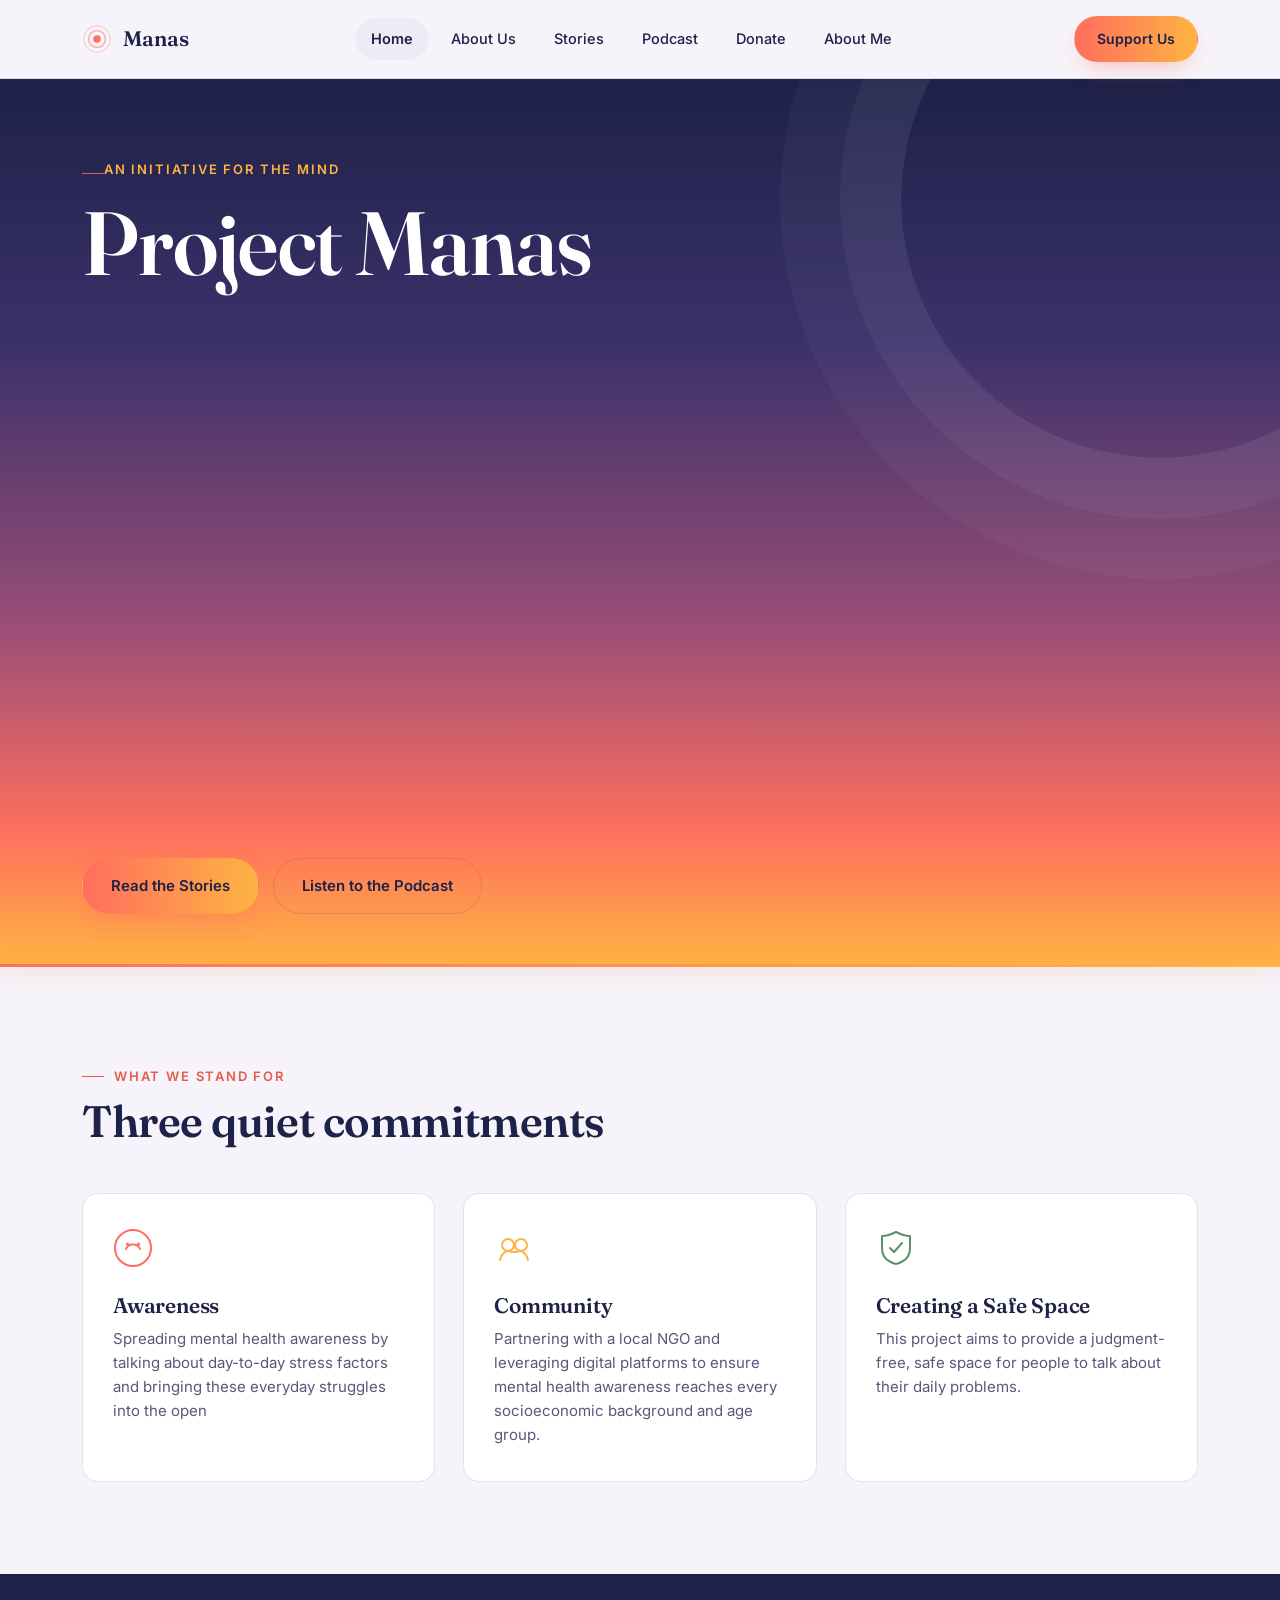
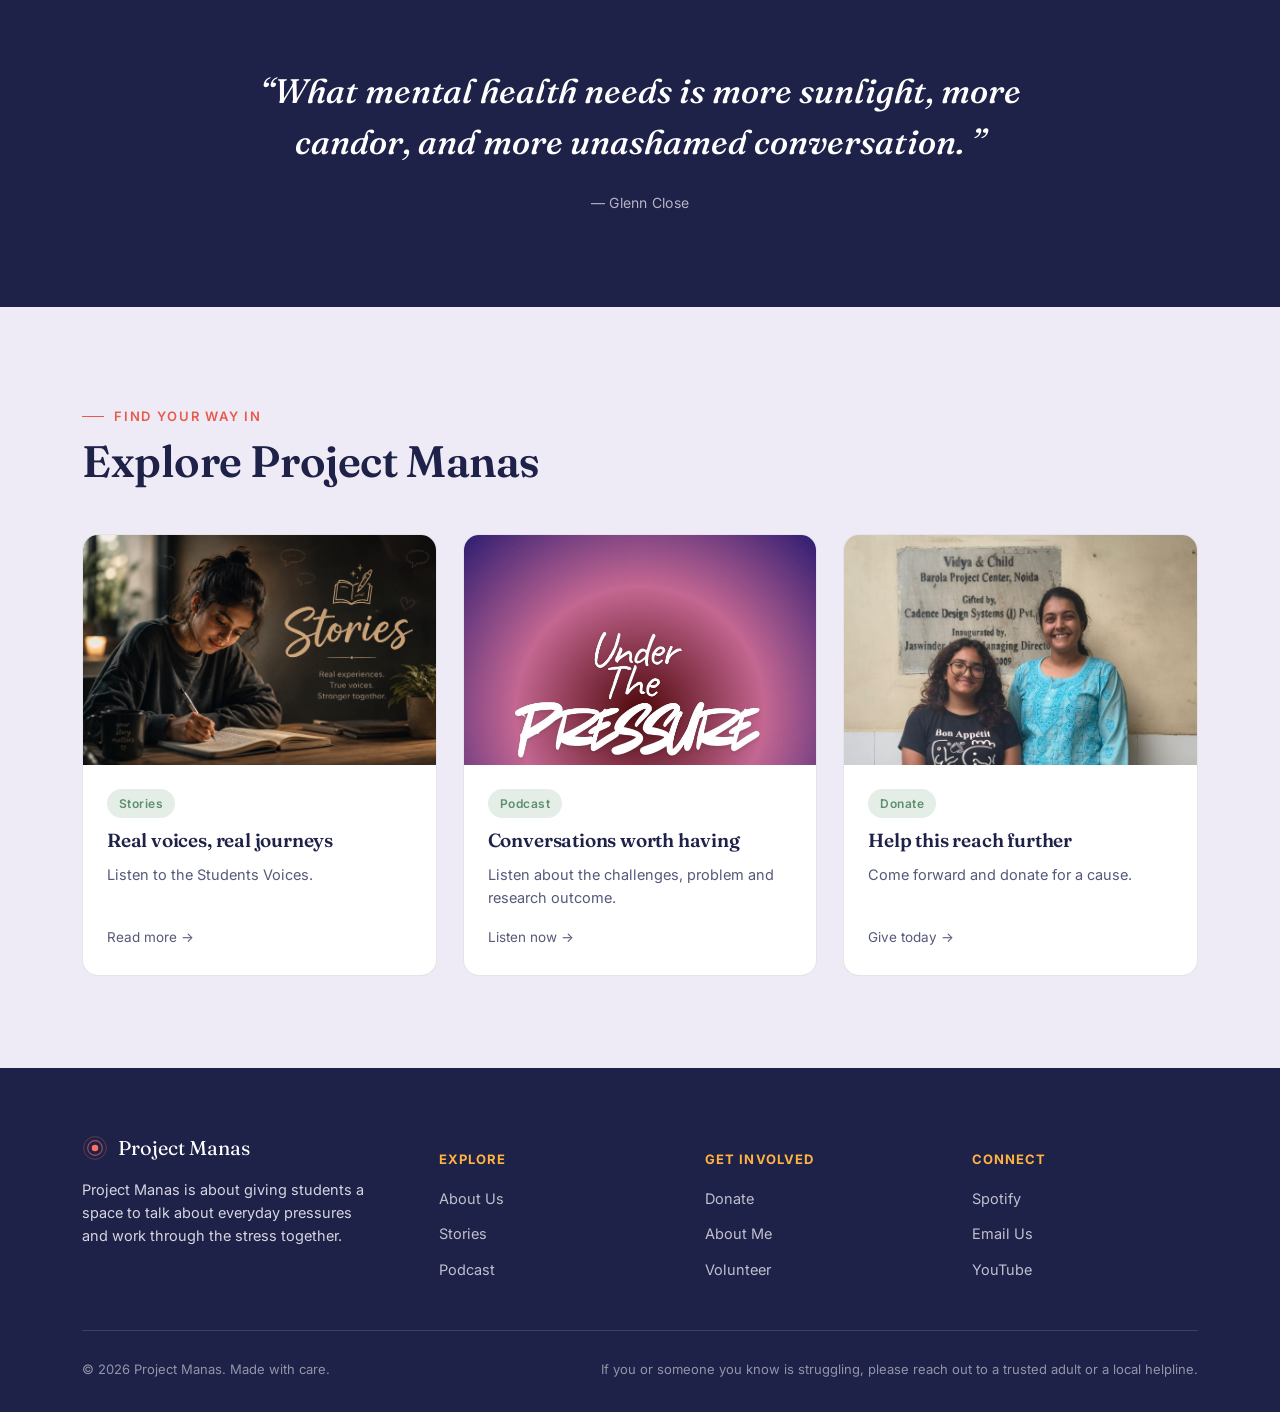
<file: index.html>
<!doctype html>
<html lang="en">
<head>
<meta charset="UTF-8">
<meta name="viewport" content="width=device-width, initial-scale=1.0">
<title>Project Manas — an initiative for the mind</title>
<meta name="description" content="Project Manas is a youth-led mental health awareness initiative — stories, conversations and support, from stigma to sunrise.">
<link rel="preconnect" href="https://fonts.googleapis.com">
<link rel="preconnect" href="https://fonts.gstatic.com" crossorigin>
<link href="https://fonts.googleapis.com/css2?family=Fraunces:ital,opsz,wght@0,9..144,400;0,9..144,600;1,9..144,500&family=Inter:wght@400;500;600;700&display=swap" rel="stylesheet">
<link rel="stylesheet" href="style.css">
</head>
<body>

<!-- ============================= NAV ============================= -->
<header class="site-nav">
  <div class="container">
    <a href="index.html" class="brand">
      <svg class="mark" viewBox="0 0 32 32" fill="none" xmlns="http://www.w3.org/2000/svg" aria-hidden="true">
        <circle cx="16" cy="16" r="4" fill="url(#g-nav)"/>
        <circle cx="16" cy="16" r="9" stroke="url(#g-nav)" stroke-width="1.4" opacity="0.6"/>
        <circle cx="16" cy="16" r="14" stroke="url(#g-nav)" stroke-width="1.2" opacity="0.3"/>
        <defs><linearGradient id="g-nav" x1="0" y1="0" x2="32" y2="32">
          <stop stop-color="#FF6F5E"/><stop offset="1" stop-color="#FFB343"/>
        </linearGradient></defs>
      </svg>
      Manas
    </a>

    <nav aria-label="Primary">
      <ul class="nav-links">
        <li><a href="index.html" class="active">Home</a></li>
        <li><a href="about-us.html">About Us</a></li>
        <li><a href="stories.html">Stories</a></li>
        <li><a href="podcast.html">Podcast</a></li>
        <li><a href="donate.html">Donate</a></li>
        <li><a href="about-me.html">About Me</a></li>
      </ul>
    </nav>

    <div class="nav-cta">
      <a href="donate.html" class="btn btn-primary">Support Us</a>
      <button class="nav-toggle" aria-label="Toggle menu" aria-expanded="false"><span></span></button>
    </div>
  </div>
</header>

<!-- ============================= HERO ============================= -->
<section class="hero">
  <div class="container hero-inner">
 <span class="eyebrow" style="color:#FFB343;">an initiative for the mind</span>
    <h1>Project&nbsp;Manas</h1>
   
    
      <!--Project Manas is a student-led research initiative exploring the challenges, pressures and sources of stress experienced by school students.
      Through conversations, questionnaires and personal stories, we are creating a space where young voices can be heard, understood and valued.-->
    <div class="video-container">
    <iframe
        src="https://www.youtube.com/embed/s3HhU41XcIk"
        title="Project Manas – Introduction"
        allow="accelerometer; autoplay; clipboard-write; encrypted-media; gyroscope; picture-in-picture; web-share"
        allowfullscreen>
    </iframe>
</div>

    <div class="hero-cta">
      <a href="stories.html" class="btn btn-primary">Read the Stories</a>
      <a href="podcast.html" class="btn btn-outline">Listen to the Podcast</a>
    </div>
  </div>
</section>
<div class="horizon glow"></div>

<!-- ============================= PILLARS ============================= -->
<section class="section">
  <div class="container">
    <div class="section-head">
      <div>
        <span class="eyebrow">what we stand for</span>
        <h2 class="mt-8">Three quiet commitments</h2>
      </div>
     
    </div>

    <div class="grid-3">
      <article class="pillar">
        <svg class="icon" viewBox="0 0 40 40" fill="none"><circle cx="20" cy="20" r="18" stroke="#FF6F5E" stroke-width="2"/><path d="M13 21c2-6 12-6 14 0" stroke="#FF6F5E" stroke-width="2" stroke-linecap="round"/><circle cx="14.5" cy="16" r="1.6" fill="#FF6F5E"/><circle cx="25.5" cy="16" r="1.6" fill="#FF6F5E"/></svg>
        <h3>Awareness</h3>
        <p>Spreading mental health awareness by talking about day-to-day stress factors and bringing these everyday struggles into the open</p>
      </article>

      <article class="pillar">
        <svg class="icon" viewBox="0 0 40 40" fill="none"><circle cx="14" cy="17" r="6" stroke="#FFB343" stroke-width="2"/><circle cx="27" cy="17" r="6" stroke="#FFB343" stroke-width="2"/><path d="M6 32c1-6 6-9 8-9s3 1 6 1 4-1 6-1 7 3 8 9" stroke="#FFB343" stroke-width="2" stroke-linecap="round"/></svg>
        <h3>Community</h3>
        <p>Partnering with a local NGO and leveraging digital platforms to ensure mental health awareness reaches every socioeconomic background and age group.</p>
      </article>

      <article class="pillar">
        <svg class="icon" viewBox="0 0 40 40" fill="none"><path d="M20 4c8 4 14 4 14 4v12c0 10-6 14-14 16C12 34 6 30 6 20V8s6 0 14-4Z" stroke="#5F8F6D" stroke-width="2" stroke-linejoin="round"/><path d="M14 20l4 4 8-9" stroke="#5F8F6D" stroke-width="2" stroke-linecap="round" stroke-linejoin="round"/></svg>
        <h3>Creating a Safe Space</h3>
        <p>This project aims to provide a judgment-free, safe space for people to talk about their daily problems.</p>
      </article>
    </div>
  </div>
</section>

<!-- ============================= QUOTE / STAT STRIP ============================= -->
<section class="section on-dark">
  <div class="container">
    <div class="quote-block">
      <blockquote>
        <!-- CONTENT: replace with a real quote — from a founder, a contributor, or a participant -->
        &ldquo;What mental health needs is more sunlight, more candor, and more unashamed conversation. 
&rdquo;
      </blockquote>
      <cite>— Glenn Close</cite>
    </div>

  
  </div>
</section>

<!-- ============================= EXPLORE ============================= -->
<section class="section on-panel">
  <div class="container">
    <div class="section-head">
      <div>
        <span class="eyebrow">find your way in</span>
        <h2 class="mt-8">Explore Project Manas</h2>
      </div>
    </div>

    <div class="cards-grid">
      <a href="stories.html" class="card">
        <div class="card-media">
  <img src="stories.png" alt="Project Manas Stories">
</div>
        <div class="card-body">
          <span class="tag">Stories</span>
          <h3>Real voices, real journeys</h3>
          <p><!-- CONTENT --> Listen to the Students Voices.</p>
          <div class="card-foot"><span>Read more →</span></div>
        </div>
      </a>

      <a href="podcast.html" class="card">
       <div class="card-media">
  <img src="podcast.jpeg" alt="Project Manas Podcast">
</div>
        <div class="card-body">
          <span class="tag">Podcast</span>
          <h3>Conversations worth having</h3>
          <p><!-- CONTENT --> Listen about the challenges, problem and research outcome.
          <div class="card-foot"><span>Listen now →</span></div>
        </div>
      </a>

      <a href="donate.html" class="card">
        <div class="card-media">
  <img src="donate1.jpeg" alt="Donate">
</div>
        <div class="card-body">
          <span class="tag">Donate</span>
          <h3>Help this reach further</h3>
          <p><!-- CONTENT -->Come forward and donate for a cause.</p>
          <div class="card-foot"><span>Give today →</span></div>
        </div>
      </a>
    </div>
  </div>
</section>

<!-- ============================= FOOTER ============================= -->
<footer class="site-footer">
  <div class="container">
    <div class="footer-top">
      <div>
        <div class="footer-brand">
          <svg class="mark" viewBox="0 0 32 32" fill="none" xmlns="http://www.w3.org/2000/svg" aria-hidden="true" width="26" height="26">
            <circle cx="16" cy="16" r="4" fill="url(#g-foot)"/>
            <circle cx="16" cy="16" r="9" stroke="url(#g-foot)" stroke-width="1.4" opacity="0.6"/>
            <circle cx="16" cy="16" r="14" stroke="url(#g-foot)" stroke-width="1.2" opacity="0.3"/>
            <defs><linearGradient id="g-foot" x1="0" y1="0" x2="32" y2="32">
              <stop stop-color="#FF6F5E"/><stop offset="1" stop-color="#FFB343"/>
            </linearGradient></defs>
          </svg>
          Project Manas
        </div>
        <p style="max-width:32ch; font-size:14.5px;"><!-- CONTENT --> Project Manas is about giving students a space to talk about everyday pressures and work through the stress together.</p>
      </div>
      <div class="footer-col">
        <h4>Explore</h4>
        <ul>
          <li><a href="about-us.html">About Us</a></li>
          <li><a href="stories.html">Stories</a></li>
          <li><a href="podcast.html">Podcast</a></li>
        </ul>
      </div>
      <div class="footer-col">
        <h4>Get Involved</h4>
        <ul>
          <li><a href="donate.html">Donate</a></li>
          <li><a href="about-me.html">About Me</a></li>
          <li><a href="#">Volunteer</a></li>
        </ul>
      </div>
      <div class="footer-col">
        <h4>Connect</h4>
         <ul>
          <li><a href="https://open.spotify.com/show/6CI9x08W6Eq0ewhfBQoJZ8">Spotify</a></li>
          <li><a href="mailto:projectmanas26@gmail.com">Email Us</a></li>
          <li><a href="https://www.youtube.com/@ProjectManas-b1o" target="_blank" rel="noopener">YouTube</a></li>
        </ul>
      </div>
    </div>
    <div class="footer-bottom">
      <span>© 2026 Project Manas. Made with care.</span>
      <span>If you or someone you know is struggling, please reach out to a trusted adult or a local helpline.</span>
    </div>
  </div>
</footer>

<script src="script.js"></script>
</body>
</html>
</file>
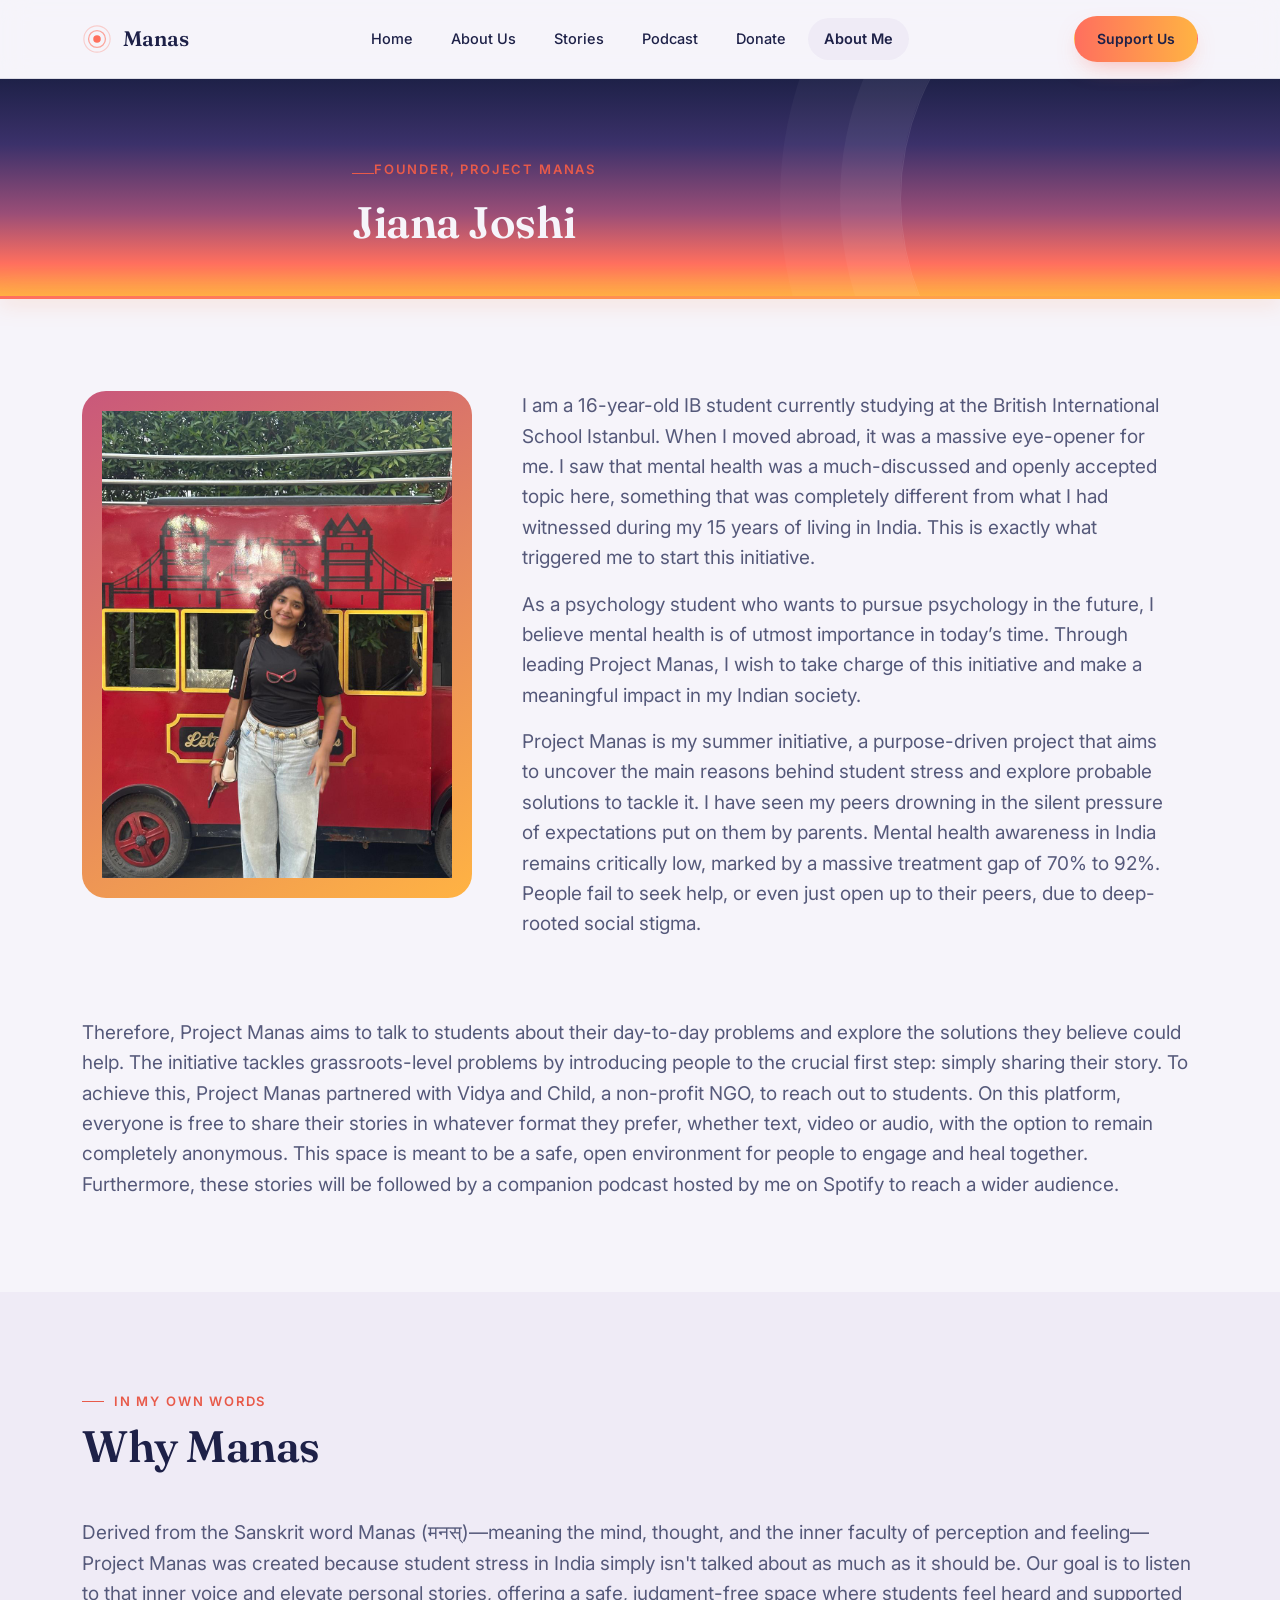
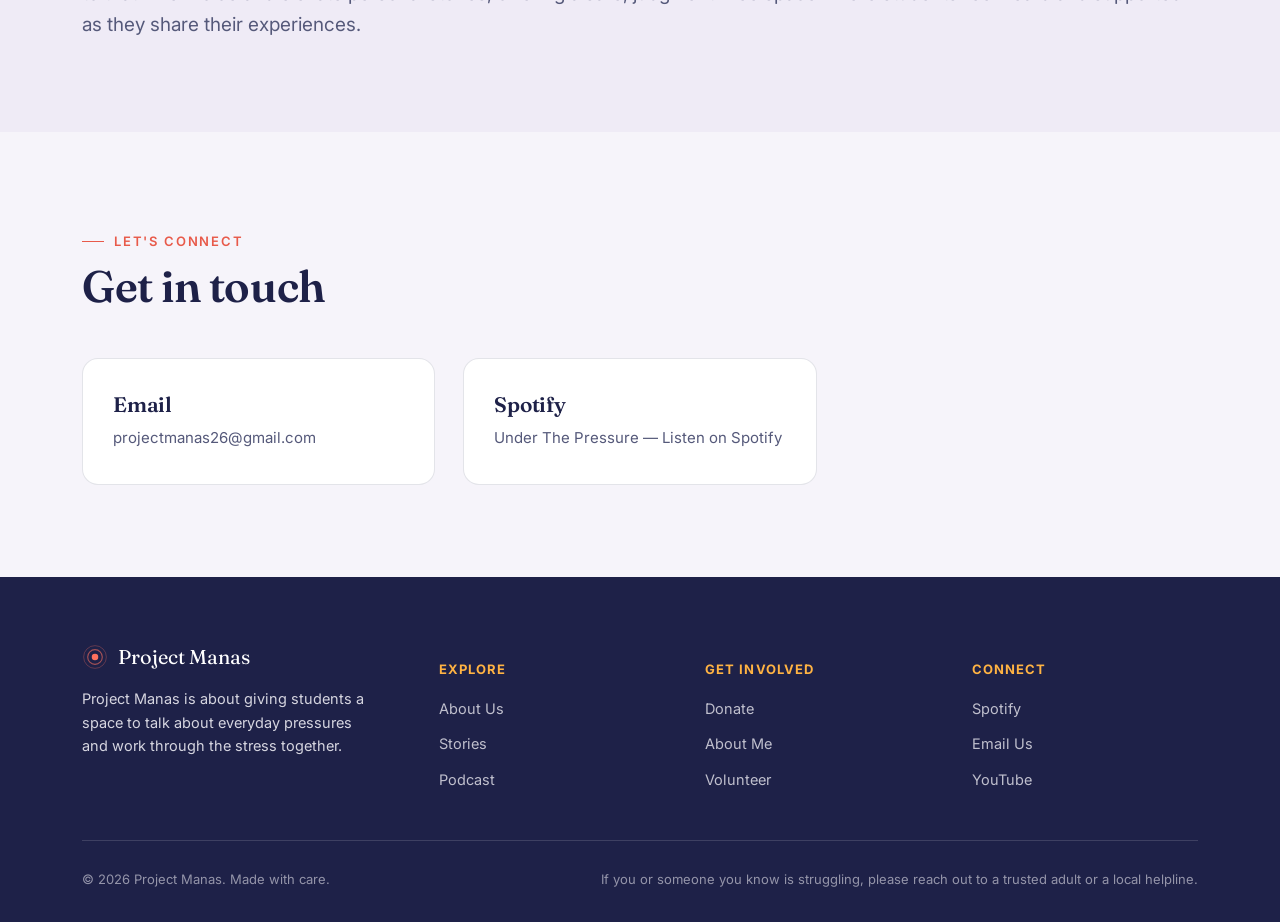
<file: about-me.html>
<!doctype html>
<html lang="en">
<head>
<meta charset="UTF-8">
<meta name="viewport" content="width=device-width, initial-scale=1.0">
<title>About Me — Project Manas</title>
<link rel="preconnect" href="https://fonts.googleapis.com">
<link rel="preconnect" href="https://fonts.gstatic.com" crossorigin>
<link href="https://fonts.googleapis.com/css2?family=Fraunces:ital,opsz,wght@0,9..144,400;0,9..144,600;1,9..144,500&family=Inter:wght@400;500;600;700&display=swap" rel="stylesheet">
<link rel="stylesheet" href="style.css">
</head>
<body>

<header class="site-nav">
  <div class="container">
    <a href="index.html" class="brand">
      <svg class="mark" viewBox="0 0 32 32" fill="none" xmlns="http://www.w3.org/2000/svg" aria-hidden="true">
        <circle cx="16" cy="16" r="4" fill="url(#g-nav)"/>
        <circle cx="16" cy="16" r="9" stroke="url(#g-nav)" stroke-width="1.4" opacity="0.6"/>
        <circle cx="16" cy="16" r="14" stroke="url(#g-nav)" stroke-width="1.2" opacity="0.3"/>
        <defs><linearGradient id="g-nav" x1="0" y1="0" x2="32" y2="32">
          <stop stop-color="#FF6F5E"/><stop offset="1" stop-color="#FFB343"/>
        </linearGradient></defs>
      </svg>
      Manas
    </a>
    <nav aria-label="Primary">
      <ul class="nav-links">
        <li><a href="index.html">Home</a></li>
        <li><a href="about-us.html">About Us</a></li>
        <li><a href="stories.html">Stories</a></li>
        <li><a href="podcast.html">Podcast</a></li>
        <li><a href="donate.html">Donate</a></li>
        <li><a href="about-me.html" class="active">About Me</a></li>
      </ul>
    </nav>
    <div class="nav-cta">
      <a href="donate.html" class="btn btn-primary">Support Us</a>
      <button class="nav-toggle" aria-label="Toggle menu" aria-expanded="false"><span></span></button>
    </div>
  </div>
</header>

<section class="hero page-hero">
  <div class="container hero-inner">
    <span class="eyebrow">Founder, Project Manas</span>
    <h2>Jiana Joshi</h2>
  </div>
</section>
<div class="horizon glow"></div>

<section class="section">
  <div class="container">
<div class="person">

  <div class="person-photo">
    <img class="profile-photo" src="Profilepic.jpeg" alt="Jiana Joshi">
  </div>

  <div class="person-intro">

    <p class="lede">
      I am a 16-year-old IB student currently studying at the British International School Istanbul. When I moved abroad, it was a massive eye-opener for me. I saw that mental health was a much-discussed and openly accepted topic here, something that was completely different from what I had witnessed during my 15 years of living in India. This is exactly what triggered me to start this initiative.
    </p>

    <p class="lede mt-16">
      As a psychology student who wants to pursue psychology in the future, I believe mental health is of utmost importance in today’s time. Through leading Project Manas, I wish to take charge of this initiative and make a meaningful impact in my Indian society.
    </p>

    <p class="lede mt-16">
      Project Manas is my summer initiative, a purpose-driven project that aims to uncover the main reasons behind student stress and explore probable solutions to tackle it. I have seen my peers drowning in the silent pressure of expectations put on them by parents. Mental health awareness in India remains critically low, marked by a massive treatment gap of 70% to 92%. People fail to seek help, or even just open up to their peers, due to deep-rooted social stigma.
    </p>

  </div>

  <p class="lede person-full">
    Therefore, Project Manas aims to talk to students about their day-to-day problems and explore the solutions they believe could help. The initiative tackles grassroots-level problems by introducing people to the crucial first step: simply sharing their story. To achieve this, Project Manas partnered with Vidya and Child, a non-profit NGO, to reach out to students. On this platform, everyone is free to share their stories in whatever format they prefer, whether text, video or audio, with the option to remain completely anonymous. This space is meant to be a safe, open environment for people to engage and heal together. Furthermore, these stories will be followed by a companion podcast hosted by me on Spotify to reach a wider audience.
  </p>

</div>
    
 </div>
    
</section>

<section class="section on-panel">
  <div class="container">
    <div class="section-head">
      <div>
        <span class="eyebrow">in my own words</span>
        <h2 class="mt-8">Why Manas</h2>
      </div>
    </div>
    <div class="quote-block" style="text-align:left; max-width:100%;">
      <p class="lede" style="max-width:100%;">
        <!-- CONTENT --> Derived from the Sanskrit word Manas (मनस्)—meaning the mind, thought, and the inner faculty of perception and feeling—Project Manas was created because student stress in India simply isn't talked about as much as it should be. Our goal is to listen to that inner voice and elevate personal stories, offering a safe, judgment-free space where students feel heard and supported as they share their experiences. 
      </p>
     
    </div>
  </div>
</section>

<section class="section">
  <div class="container">
    <div class="section-head">
      <div>
        <span class="eyebrow">let's connect</span>
        <h2 class="mt-8">Get in touch</h2>
      </div>
    </div>
    <div class="grid-3">
      <a href="#" class="pillar">
        <h3>Email</h3>
        <p class="mt-8" style="color:var(--text-soft);"><!-- CONTENT --> projectmanas26@gmail.com</p>
      </a>
      <a href="https://open.spotify.com/show/6CI9x08W6Eq0ewhfBQoJZ8" target="_blank" rel="noopener" class="pillar">
        <h3>Spotify</h3>
       <p class="mt-8" style="color:var(--text-soft);">Under The Pressure — Listen on Spotify</p>
      </a>
   </div>
  </div>
</section>

<footer class="site-footer">
  <div class="container">
    <div class="footer-top">
      <div>
        <div class="footer-brand">
          <svg class="mark" viewBox="0 0 32 32" fill="none" xmlns="http://www.w3.org/2000/svg" aria-hidden="true" width="26" height="26">
            <circle cx="16" cy="16" r="4" fill="url(#g-foot)"/>
            <circle cx="16" cy="16" r="9" stroke="url(#g-foot)" stroke-width="1.4" opacity="0.6"/>
            <circle cx="16" cy="16" r="14" stroke="url(#g-foot)" stroke-width="1.2" opacity="0.3"/>
            <defs><linearGradient id="g-foot" x1="0" y1="0" x2="32" y2="32">
              <stop stop-color="#FF6F5E"/><stop offset="1" stop-color="#FFB343"/>
            </linearGradient></defs>
          </svg>
          Project Manas
        </div>
        <p style="max-width:32ch; font-size:14.5px;"><!-- CONTENT --> Project Manas is about giving students a space to talk about everyday pressures and work through the stress together.</p>
      </div>
      <div class="footer-col">
        <h4>Explore</h4>
        <ul>
          <li><a href="about-us.html">About Us</a></li>
          <li><a href="stories.html">Stories</a></li>
          <li><a href="podcast.html">Podcast</a></li>
        </ul>
      </div>
      <div class="footer-col">
        <h4>Get Involved</h4>
        <ul>
          <li><a href="donate.html">Donate</a></li>
          <li><a href="about-me.html">About Me</a></li>
          <li><a href="#">Volunteer</a></li>
        </ul>
      </div>
      <div class="footer-col">
        <h4>Connect</h4>
        <ul>
          <li><a href="https://open.spotify.com/show/6CI9x08W6Eq0ewhfBQoJZ8">Spotify</a></li>
          <li><a href="mailto:projectmanas26@gmail.com">Email Us</a></li>
          <li><a href="https://www.youtube.com/@ProjectManas-b1o" target="_blank" rel="noopener">YouTube</a></li>
        </ul>
      </div>
    </div>
    <div class="footer-bottom">
      <span>© 2026 Project Manas. Made with care.</span>
      <span>If you or someone you know is struggling, please reach out to a trusted adult or a local helpline.</span>
    </div>
  </div>
</footer>

<script src="script.js"></script>
</body>
</html>
</file>
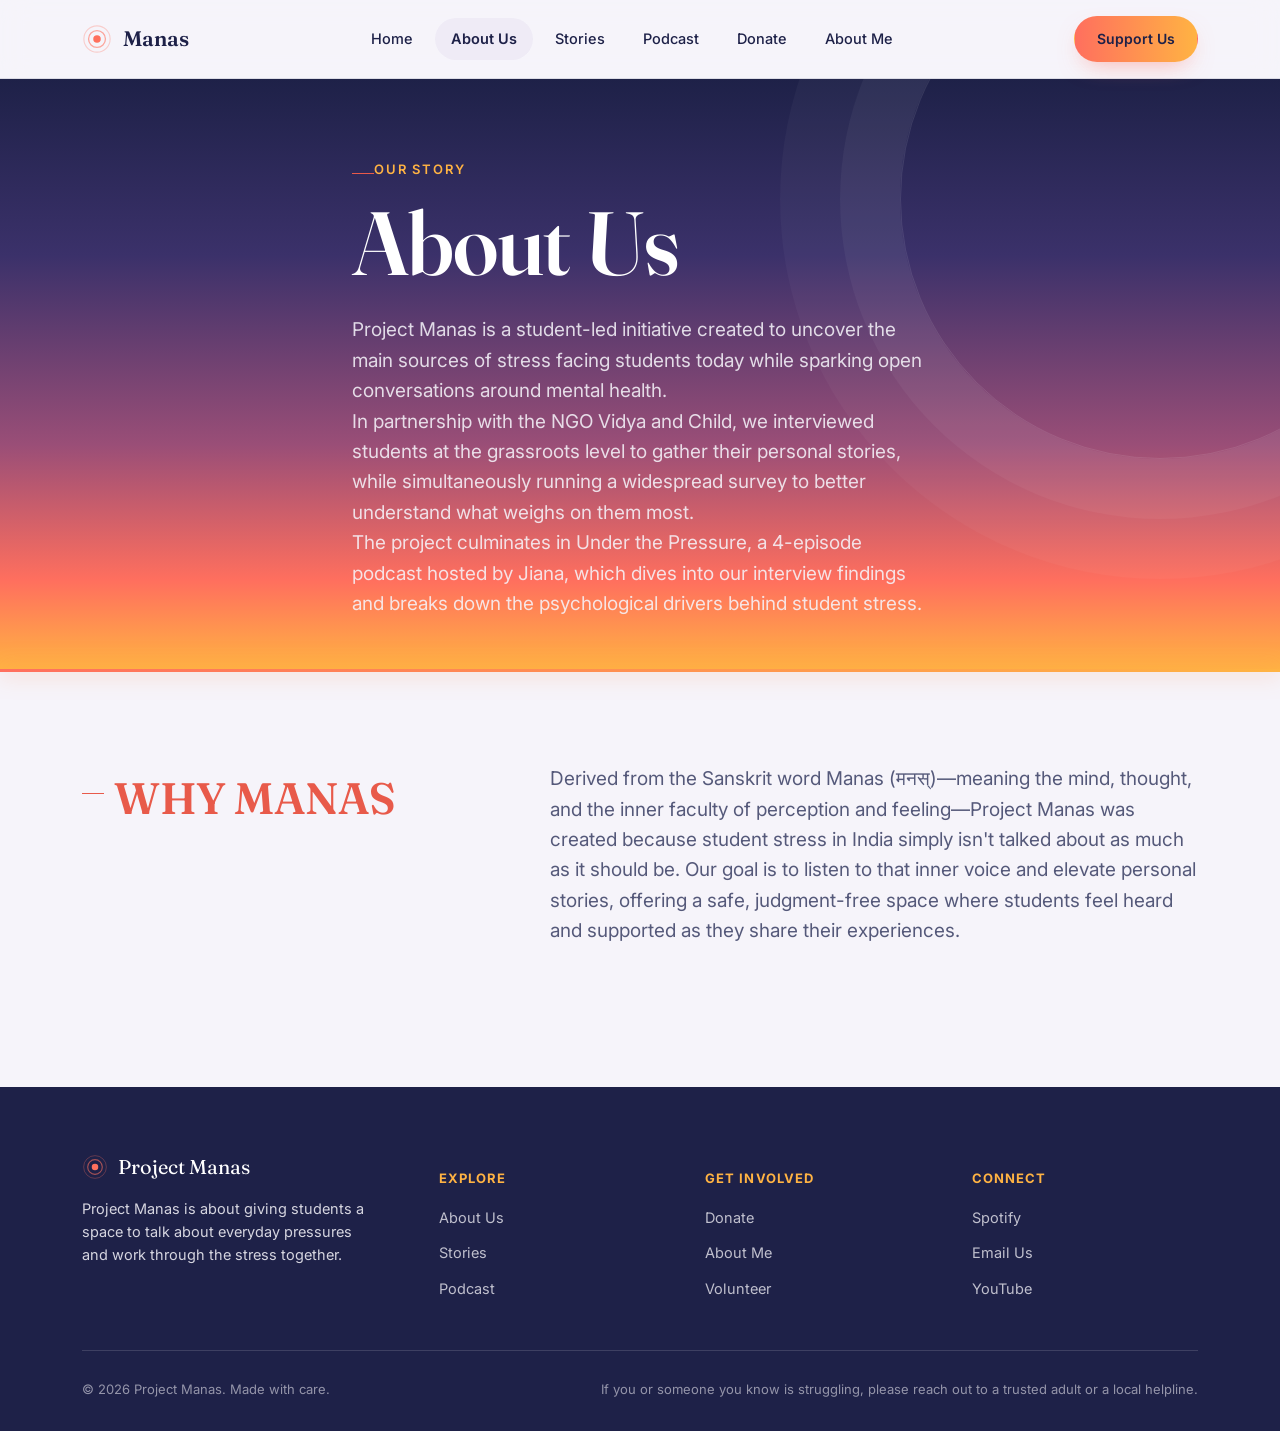
<file: about-us.html>
<!doctype html>
<html lang="en">
<head>
<meta charset="UTF-8">
<meta name="viewport" content="width=device-width, initial-scale=1.0">
<title>About Us — Project Manas</title>
<link rel="preconnect" href="https://fonts.googleapis.com">
<link rel="preconnect" href="https://fonts.gstatic.com" crossorigin>
<link href="https://fonts.googleapis.com/css2?family=Fraunces:ital,opsz,wght@0,9..144,400;0,9..144,600;1,9..144,500&family=Inter:wght@400;500;600;700&display=swap" rel="stylesheet">
<link rel="stylesheet" href="style.css">
</head>
<body>

<header class="site-nav">
  <div class="container">
    <a href="index.html" class="brand">
      <svg class="mark" viewBox="0 0 32 32" fill="none" xmlns="http://www.w3.org/2000/svg" aria-hidden="true">
        <circle cx="16" cy="16" r="4" fill="url(#g-nav)"/>
        <circle cx="16" cy="16" r="9" stroke="url(#g-nav)" stroke-width="1.4" opacity="0.6"/>
        <circle cx="16" cy="16" r="14" stroke="url(#g-nav)" stroke-width="1.2" opacity="0.3"/>
        <defs><linearGradient id="g-nav" x1="0" y1="0" x2="32" y2="32">
          <stop stop-color="#FF6F5E"/><stop offset="1" stop-color="#FFB343"/>
        </linearGradient></defs>
      </svg>
      Manas
    </a>
    <nav aria-label="Primary">
      <ul class="nav-links">
        <li><a href="index.html">Home</a></li>
        <li><a href="about-us.html" class="active">About Us</a></li>
        <li><a href="stories.html">Stories</a></li>
        <li><a href="podcast.html">Podcast</a></li>
        <li><a href="donate.html">Donate</a></li>
        <li><a href="about-me.html">About Me</a></li>
      </ul>
    </nav>
    <div class="nav-cta">
      <a href="donate.html" class="btn btn-primary">Support Us</a>
      <button class="nav-toggle" aria-label="Toggle menu" aria-expanded="false"><span></span></button>
    </div>
  </div>
</header>

<section class="hero page-hero">
  <div class="container hero-inner">
    <span class="eyebrow" style="color:#FFB343;">our story</span>
    <h1>About Us</h1>
    <p class="lede">
      <!-- CONTENT: replace with a short paragraph on how Project Manas began and what it's building toward -->
     Project Manas is a student-led initiative created to uncover the main sources of stress facing students today while sparking open conversations around mental health.
    <br>In partnership with the NGO Vidya and Child, we interviewed students at the grassroots level to gather their personal stories, while simultaneously running a widespread survey to better understand what weighs on them most.
    <br>The project culminates in Under the Pressure, a 4-episode podcast hosted by Jiana, which dives into our interview findings and breaks down the psychological drivers behind student stress.
    </p>
  </div>
</section>
<div class="horizon glow"></div>

<section class="section">
  <div class="container">
    <div class="section-head why-manas-head">
      <div>
         <span class="eyebrow"><h2>Why Manas</h2></span>
        <!-- <h2 class="mt-8">Mind, named</h2> -->
      </div>
      <p class="lede">
        Derived from the Sanskrit word Manas (मनस्)—meaning the mind, thought, and the inner faculty of perception and feeling—Project Manas was created because student stress in India simply isn't talked about as much as it should be. Our goal is to listen to that inner voice and elevate personal stories, offering a safe, judgment-free space where students feel heard and supported as they share their experiences. 
      </p>
    </div>
   </div>
 </section>
    

<footer class="site-footer">
  <div class="container">
    <div class="footer-top">
      <div>
        <div class="footer-brand">
          <svg class="mark" viewBox="0 0 32 32" fill="none" xmlns="http://www.w3.org/2000/svg" aria-hidden="true" width="26" height="26">
            <circle cx="16" cy="16" r="4" fill="url(#g-foot)"/>
            <circle cx="16" cy="16" r="9" stroke="url(#g-foot)" stroke-width="1.4" opacity="0.6"/>
            <circle cx="16" cy="16" r="14" stroke="url(#g-foot)" stroke-width="1.2" opacity="0.3"/>
            <defs><linearGradient id="g-foot" x1="0" y1="0" x2="32" y2="32">
              <stop stop-color="#FF6F5E"/><stop offset="1" stop-color="#FFB343"/>
            </linearGradient></defs>
          </svg>
          Project Manas
        </div>
        <p style="max-width:32ch; font-size:14.5px;"><!-- CONTENT --> Project Manas is about giving students a space to talk about everyday pressures and work through the stress together.</p>
      </div>
      <div class="footer-col">
        <h4>Explore</h4>
        <ul>
          <li><a href="about-us.html">About Us</a></li>
          <li><a href="stories.html">Stories</a></li>
          <li><a href="podcast.html">Podcast</a></li>
        </ul>
      </div>
      <div class="footer-col">
        <h4>Get Involved</h4>
        <ul>
          <li><a href="donate.html">Donate</a></li>
          <li><a href="about-me.html">About Me</a></li>
          <li><a href="#">Volunteer</a></li>
        </ul>
      </div>
      <div class="footer-col">
        <h4>Connect</h4>
         <ul>
          <li><a href="https://open.spotify.com/show/6CI9x08W6Eq0ewhfBQoJZ8">Spotify</a></li>
          <li><a href="mailto:projectmanas26@gmail.com">Email Us</a></li>
          <li><a href="https://www.youtube.com/@ProjectManas-b1o" target="_blank" rel="noopener">YouTube</a></li>
        </ul>
      </div>
    </div>
    <div class="footer-bottom">
      <span>© 2026 Project Manas. Made with care.</span>
      <span>If you or someone you know is struggling, please reach out to a trusted adult or a local helpline.</span>
    </div>
  </div>
</footer>

<script src="script.js"></script>
</body>
</html>
</file>
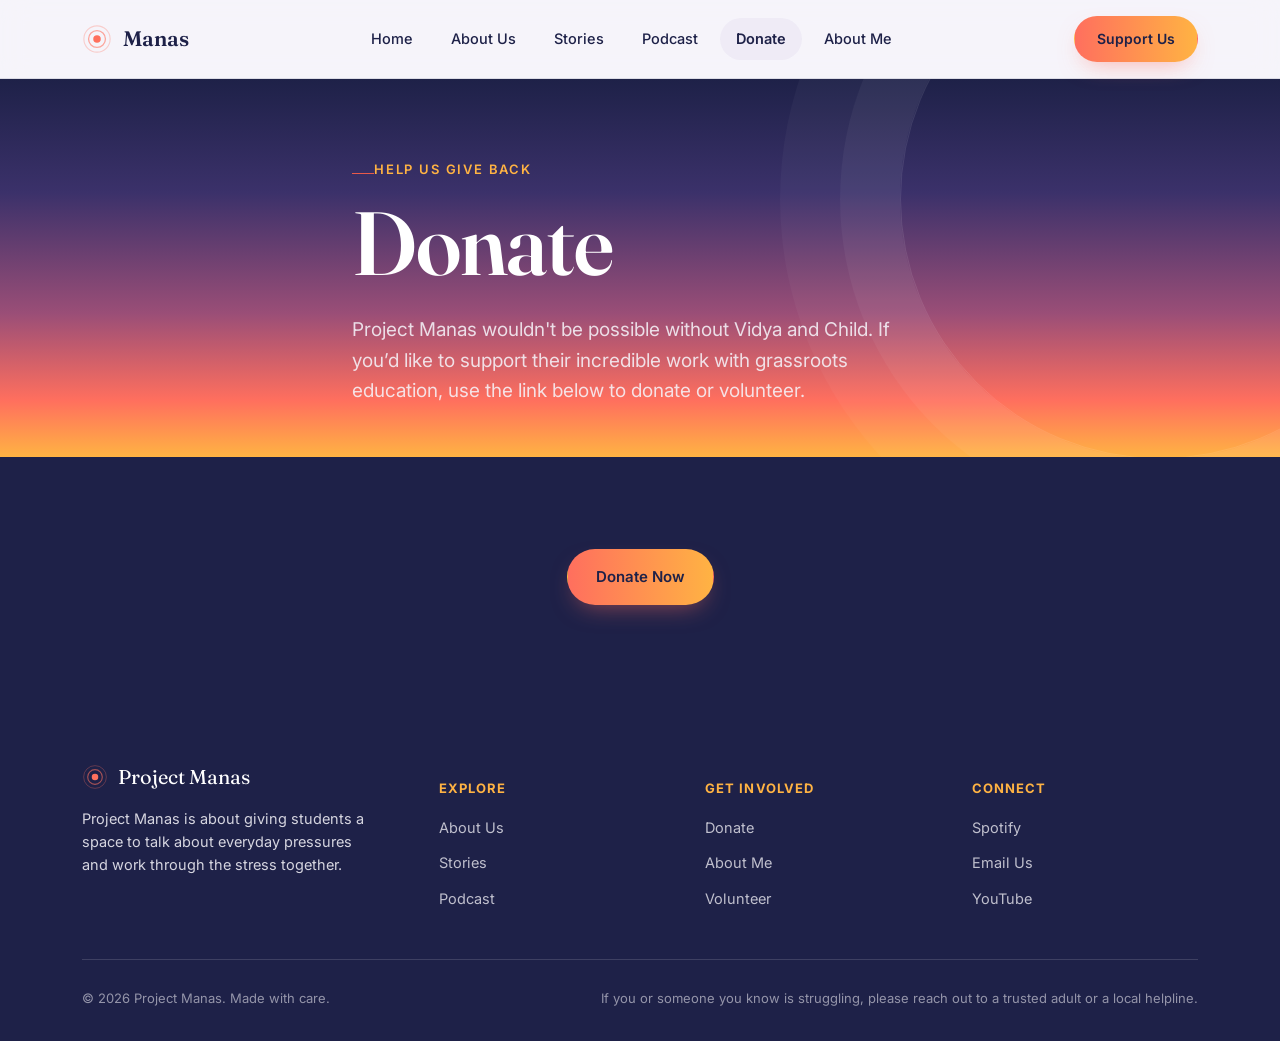
<file: donate.html>
<!doctype html>
<html lang="en">
<head>
<meta charset="UTF-8">
<meta name="viewport" content="width=device-width, initial-scale=1.0">
<title>Donate — Project Manas</title>
<link rel="preconnect" href="https://fonts.googleapis.com">
<link rel="preconnect" href="https://fonts.gstatic.com" crossorigin>
<link href="https://fonts.googleapis.com/css2?family=Fraunces:ital,opsz,wght@0,9..144,400;0,9..144,600;1,9..144,500&family=Inter:wght@400;500;600;700&display=swap" rel="stylesheet">
<link rel="stylesheet" href="style.css">
</head>
<body>

<header class="site-nav">
  <div class="container">
    <a href="index.html" class="brand">
      <svg class="mark" viewBox="0 0 32 32" fill="none" xmlns="http://www.w3.org/2000/svg" aria-hidden="true">
        <circle cx="16" cy="16" r="4" fill="url(#g-nav)"/>
        <circle cx="16" cy="16" r="9" stroke="url(#g-nav)" stroke-width="1.4" opacity="0.6"/>
        <circle cx="16" cy="16" r="14" stroke="url(#g-nav)" stroke-width="1.2" opacity="0.3"/>
        <defs><linearGradient id="g-nav" x1="0" y1="0" x2="32" y2="32">
          <stop stop-color="#FF6F5E"/><stop offset="1" stop-color="#FFB343"/>
        </linearGradient></defs>
      </svg>
      Manas
    </a>
    <nav aria-label="Primary">
      <ul class="nav-links">
        <li><a href="index.html">Home</a></li>
        <li><a href="about-us.html">About Us</a></li>
        <li><a href="stories.html">Stories</a></li>
        <li><a href="podcast.html">Podcast</a></li>
        <li><a href="donate.html" class="active">Donate</a></li>
        <li><a href="about-me.html">About Me</a></li>
      </ul>
    </nav>
    <div class="nav-cta">
      <a href="donate.html" class="btn btn-primary">Support Us</a>
      <button class="nav-toggle" aria-label="Toggle menu" aria-expanded="false"><span></span></button>
    </div>
  </div>
</header>

<section class="hero page-hero">
  <div class="container hero-inner">
    <span class="eyebrow" style="color:#FFB343;">Help us give back</span>
    <h1>Donate</h1>
    <p class="lede">
      <!-- CONTENT: replace with a short explanation of how funds are used -->
      Project Manas wouldn't be possible without Vidya and Child. If you’d like to support their incredible work with grassroots education, use the link below to donate or volunteer.

    </p>
  </div>
</section>
 

<section class="section on-dark">
  <div class="container" style="text-align:center;">
    <a href="https://www.vidyaandchild.org/index.php/donate-us/"
       class="btn btn-primary"
       target="_blank"
       rel="noopener noreferrer">
      Donate Now
    </a>
  </div>
</section>
<footer class="site-footer">
  <div class="container">
    <div class="footer-top">
      <div>
        <div class="footer-brand">
          <svg class="mark" viewBox="0 0 32 32" fill="none" xmlns="http://www.w3.org/2000/svg" aria-hidden="true" width="26" height="26">
            <circle cx="16" cy="16" r="4" fill="url(#g-foot)"/>
            <circle cx="16" cy="16" r="9" stroke="url(#g-foot)" stroke-width="1.4" opacity="0.6"/>
            <circle cx="16" cy="16" r="14" stroke="url(#g-foot)" stroke-width="1.2" opacity="0.3"/>
            <defs><linearGradient id="g-foot" x1="0" y1="0" x2="32" y2="32">
              <stop stop-color="#FF6F5E"/><stop offset="1" stop-color="#FFB343"/>
            </linearGradient></defs>
          </svg>
          Project Manas
        </div>
        <p style="max-width:32ch; font-size:14.5px;"><!-- CONTENT --> Project Manas is about giving students a space to talk about everyday pressures and work through the stress together.</p>
      </div>
      <div class="footer-col">
        <h4>Explore</h4>
        <ul>
          <li><a href="about-us.html">About Us</a></li>
          <li><a href="stories.html">Stories</a></li>
          <li><a href="podcast.html">Podcast</a></li>
        </ul>
      </div>
      <div class="footer-col">
        <h4>Get Involved</h4>
        <ul>
          <li><a href="donate.html">Donate</a></li>
          <li><a href="about-me.html">About Me</a></li>
          <li><a href="#">Volunteer</a></li>
        </ul>
      </div>
      <div class="footer-col">
        <h4>Connect</h4>
         <ul>
          <li><a href="https://open.spotify.com/show/6CI9x08W6Eq0ewhfBQoJZ8">Spotify</a></li>
          <li><a href="mailto:projectmanas26@gmail.com">Email Us</a></li>
          <li><a href="https://www.youtube.com/@ProjectManas-b1o" target="_blank" rel="noopener">YouTube</a></li>
        </ul>
      </div>
    </div>
    <div class="footer-bottom">
      <span>© 2026 Project Manas. Made with care.</span>
      <span>If you or someone you know is struggling, please reach out to a trusted adult or a local helpline.</span>
    </div>
  </div>
</footer>

<script src="script.js"></script>
</body>
</html>
</file>
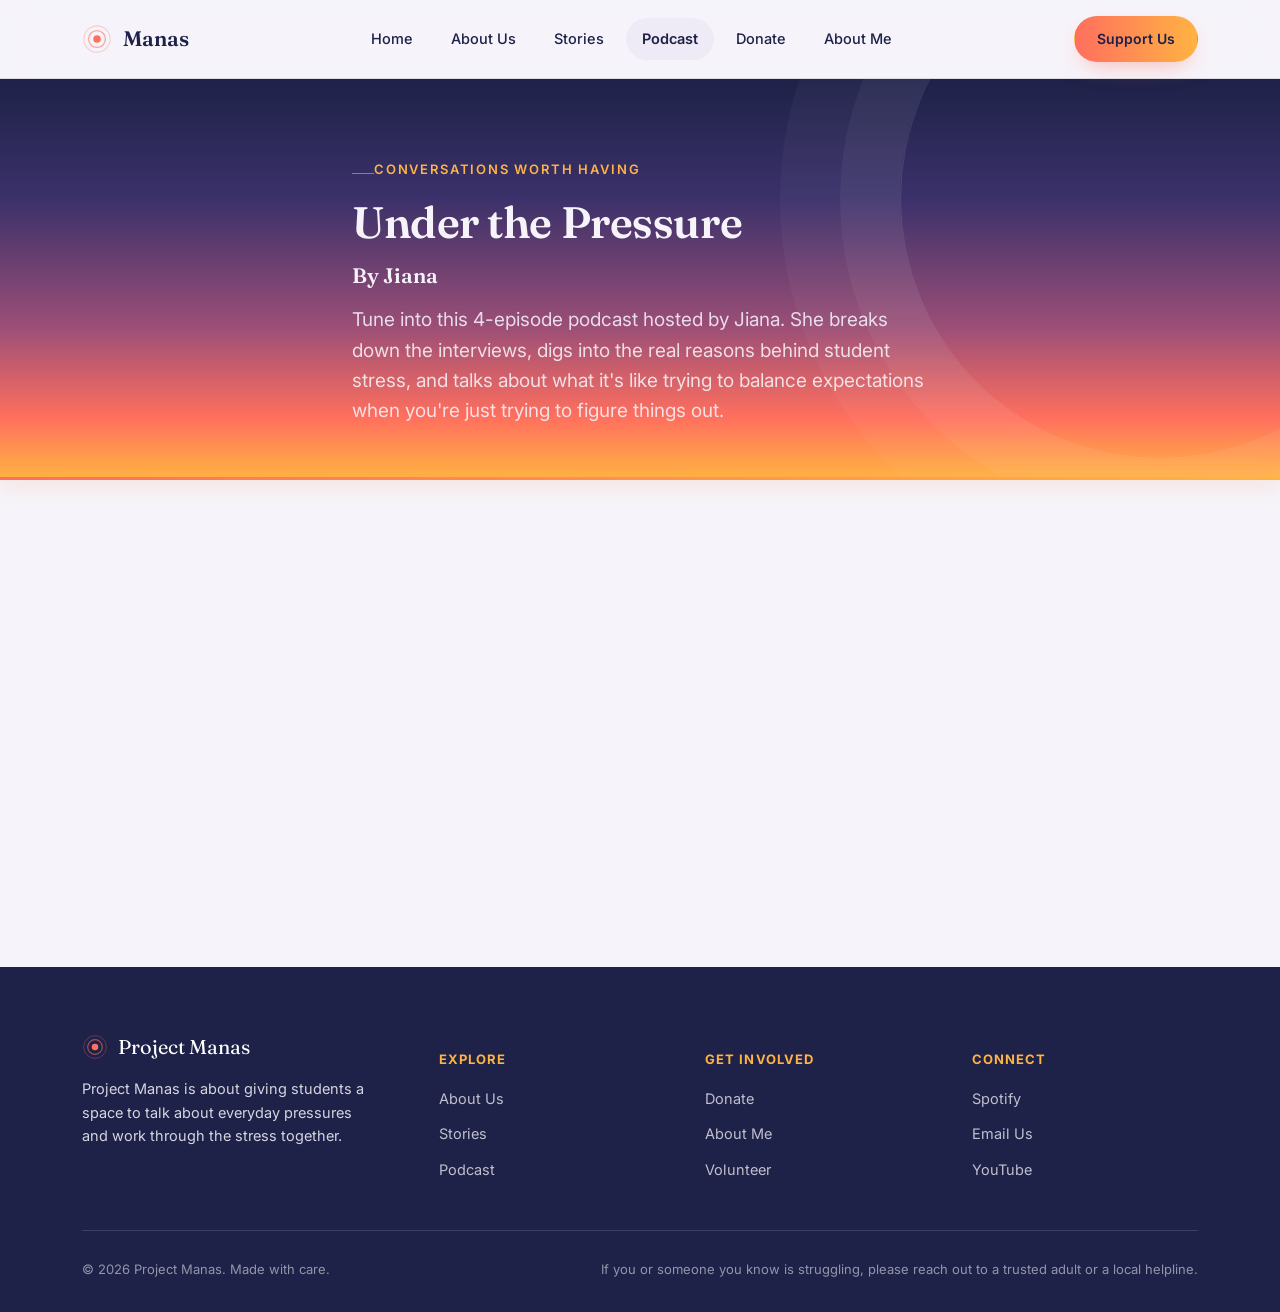
<file: podcast.html>
<!doctype html>
<html lang="en">
<head>
<meta charset="UTF-8">
<meta name="viewport" content="width=device-width, initial-scale=1.0">
<title>Podcast — Project Manas</title>
<link rel="preconnect" href="https://fonts.googleapis.com">
<link rel="preconnect" href="https://fonts.gstatic.com" crossorigin>
<link href="https://fonts.googleapis.com/css2?family=Fraunces:ital,opsz,wght@0,9..144,400;0,9..144,600;1,9..144,500&family=Inter:wght@400;500;600;700&display=swap" rel="stylesheet">
<link rel="stylesheet" href="style.css">
</head>
<body>

<header class="site-nav">
  <div class="container">
    <a href="index.html" class="brand">
      <svg class="mark" viewBox="0 0 32 32" fill="none" xmlns="http://www.w3.org/2000/svg" aria-hidden="true">
        <circle cx="16" cy="16" r="4" fill="url(#g-nav)"/>
        <circle cx="16" cy="16" r="9" stroke="url(#g-nav)" stroke-width="1.4" opacity="0.6"/>
        <circle cx="16" cy="16" r="14" stroke="url(#g-nav)" stroke-width="1.2" opacity="0.3"/>
        <defs><linearGradient id="g-nav" x1="0" y1="0" x2="32" y2="32">
          <stop stop-color="#FF6F5E"/><stop offset="1" stop-color="#FFB343"/>
        </linearGradient></defs>
      </svg>
      Manas
    </a>
    <nav aria-label="Primary">
      <ul class="nav-links">
        <li><a href="index.html">Home</a></li>
        <li><a href="about-us.html">About Us</a></li>
        <li><a href="stories.html">Stories</a></li>
        <li><a href="podcast.html" class="active">Podcast</a></li>
        <li><a href="donate.html">Donate</a></li>
        <li><a href="about-me.html">About Me</a></li>
      </ul>
    </nav>
    <div class="nav-cta">
      <a href="donate.html" class="btn btn-primary">Support Us</a>
      <button class="nav-toggle" aria-label="Toggle menu" aria-expanded="false"><span></span></button>
    </div>
  </div>
</header>

<section class="hero page-hero">
  <div class="container hero-inner">
    <span class="eyebrow" style="color:#FFB343;">conversations worth having</span>
    <h2>Under the Pressure</h2><h3> By Jiana</h3>
    <p class="lede">
      <!-- CONTENT: replace with a short intro describing the podcast's format and hosts -->
      Tune into this 4-episode podcast hosted by Jiana. She breaks down the interviews, digs into the real reasons behind student stress, and talks about what it's like trying to balance expectations when you're just trying to figure things out.
      
    </p>
  </div>
</section>
<div class="horizon glow"></div>

<section class="section-tight">
  <div class="container">
   <iframe data-testid="embed-iframe" style="border-radius:12px" src="https://open.spotify.com/embed/episode/0Ijhmt50ZNYtwfJv1TN71e?utm_source=generator&si=2c9b93039df74f3a" width="100%" height="352" frameBorder="0" allowfullscreen="" allow="autoplay; clipboard-write; encrypted-media; fullscreen; picture-in-picture" loading="lazy"></iframe>
  </div>
</section>
<footer class="site-footer">
  <div class="container">
    <div class="footer-top">
      <div>
        <div class="footer-brand">
          <svg class="mark" viewBox="0 0 32 32" fill="none" xmlns="http://www.w3.org/2000/svg" aria-hidden="true" width="26" height="26">
            <circle cx="16" cy="16" r="4" fill="url(#g-foot)"/>
            <circle cx="16" cy="16" r="9" stroke="url(#g-foot)" stroke-width="1.4" opacity="0.6"/>
            <circle cx="16" cy="16" r="14" stroke="url(#g-foot)" stroke-width="1.2" opacity="0.3"/>
            <defs><linearGradient id="g-foot" x1="0" y1="0" x2="32" y2="32">
              <stop stop-color="#FF6F5E"/><stop offset="1" stop-color="#FFB343"/>
            </linearGradient></defs>
          </svg>
          Project Manas
        </div>
        <p style="max-width:32ch; font-size:14.5px;"><!-- CONTENT --> Project Manas is about giving students a space to talk about everyday pressures and work through the stress together.</p>
      </div>
      <div class="footer-col">
        <h4>Explore</h4>
        <ul>
          <li><a href="about-us.html">About Us</a></li>
          <li><a href="stories.html">Stories</a></li>
          <li><a href="podcast.html">Podcast</a></li>
        </ul>
      </div>
      <div class="footer-col">
        <h4>Get Involved</h4>
        <ul>
          <li><a href="donate.html">Donate</a></li>
          <li><a href="about-me.html">About Me</a></li>
          <li><a href="#">Volunteer</a></li>
        </ul>
      </div>
      <div class="footer-col">
        <h4>Connect</h4>
        <ul>
          <li><a href="https://open.spotify.com/show/6CI9x08W6Eq0ewhfBQoJZ8">Spotify</a></li>
          <li><a href="mailto:projectmanas26@gmail.com">Email Us</a></li>
          <li><a href="https://www.youtube.com/@ProjectManas-b1o" target="_blank" rel="noopener">YouTube</a></li>
        </ul>
      </div>
    </div>
    <div class="footer-bottom">
      <span>© 2026 Project Manas. Made with care.</span>
      <span>If you or someone you know is struggling, please reach out to a trusted adult or a local helpline.</span>
    </div>
  </div>
</footer>

<script src="script.js"></script>
</body>
</html>
</file>
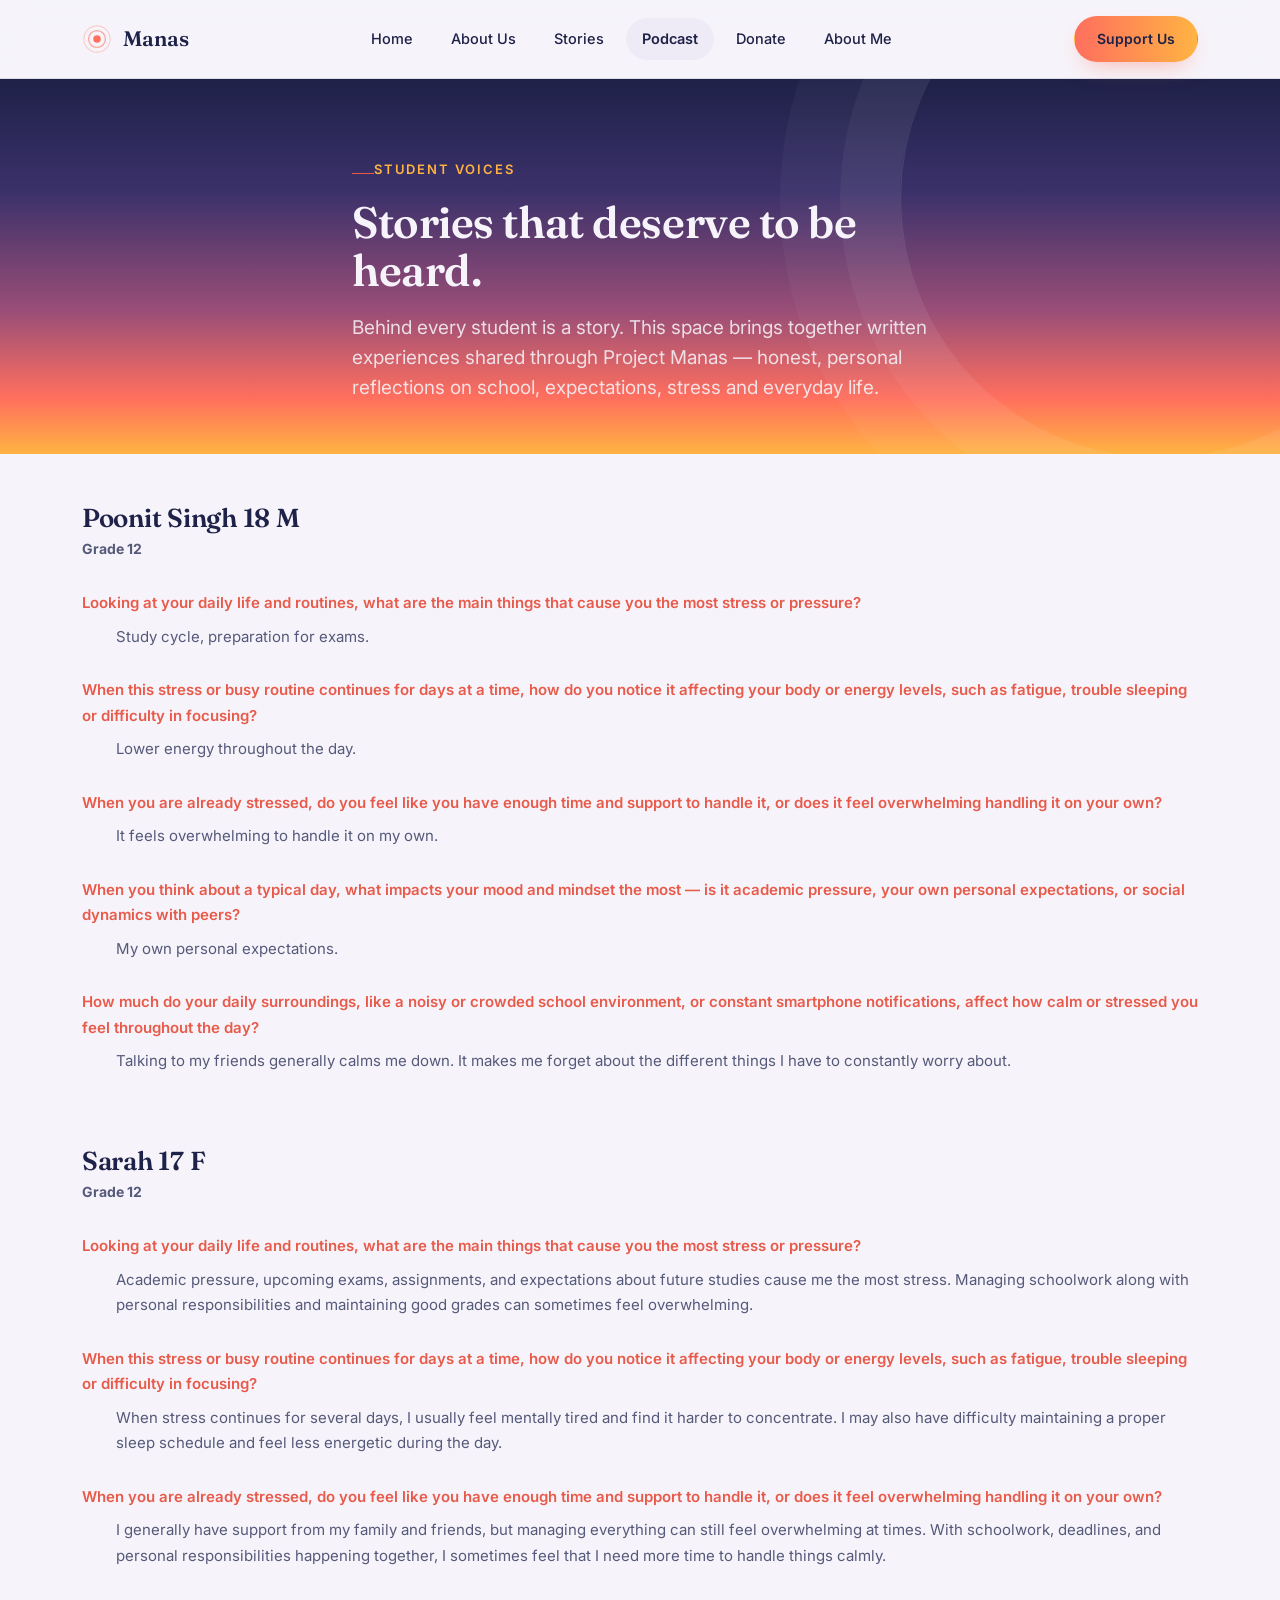
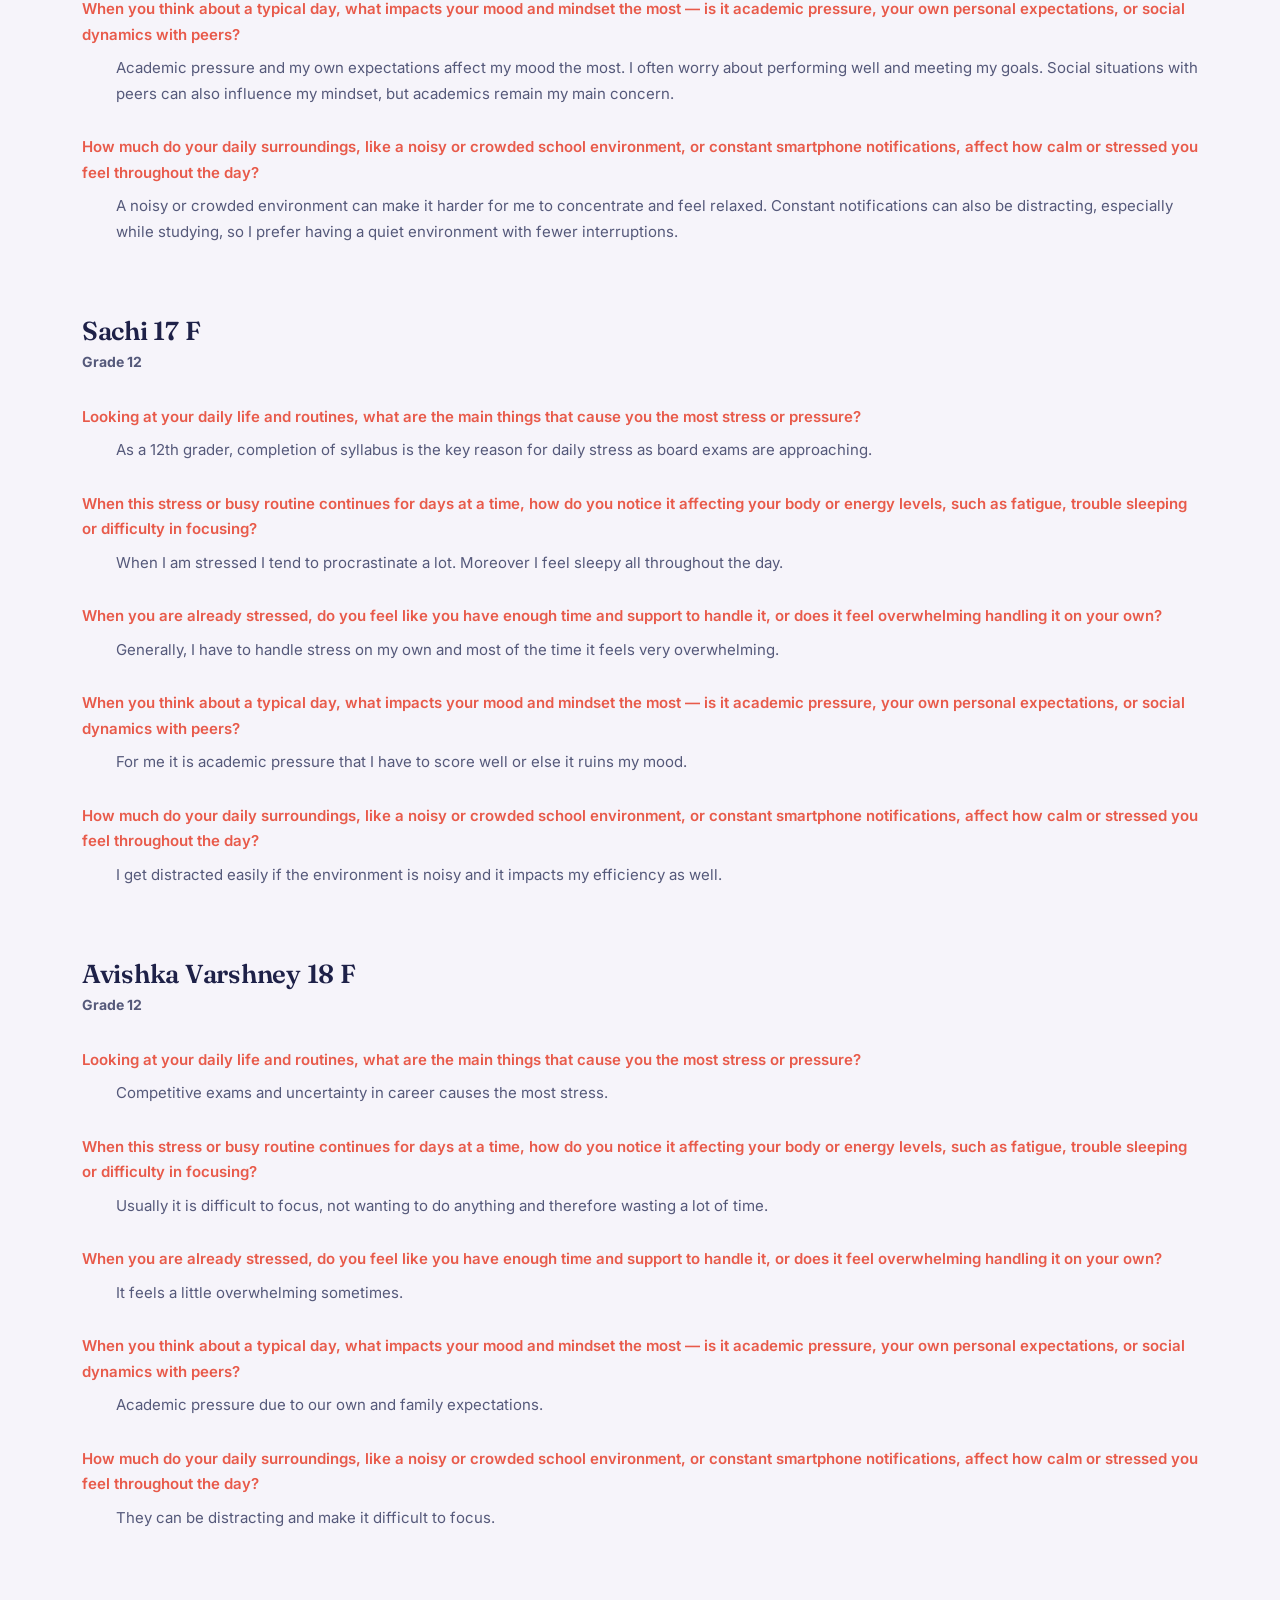
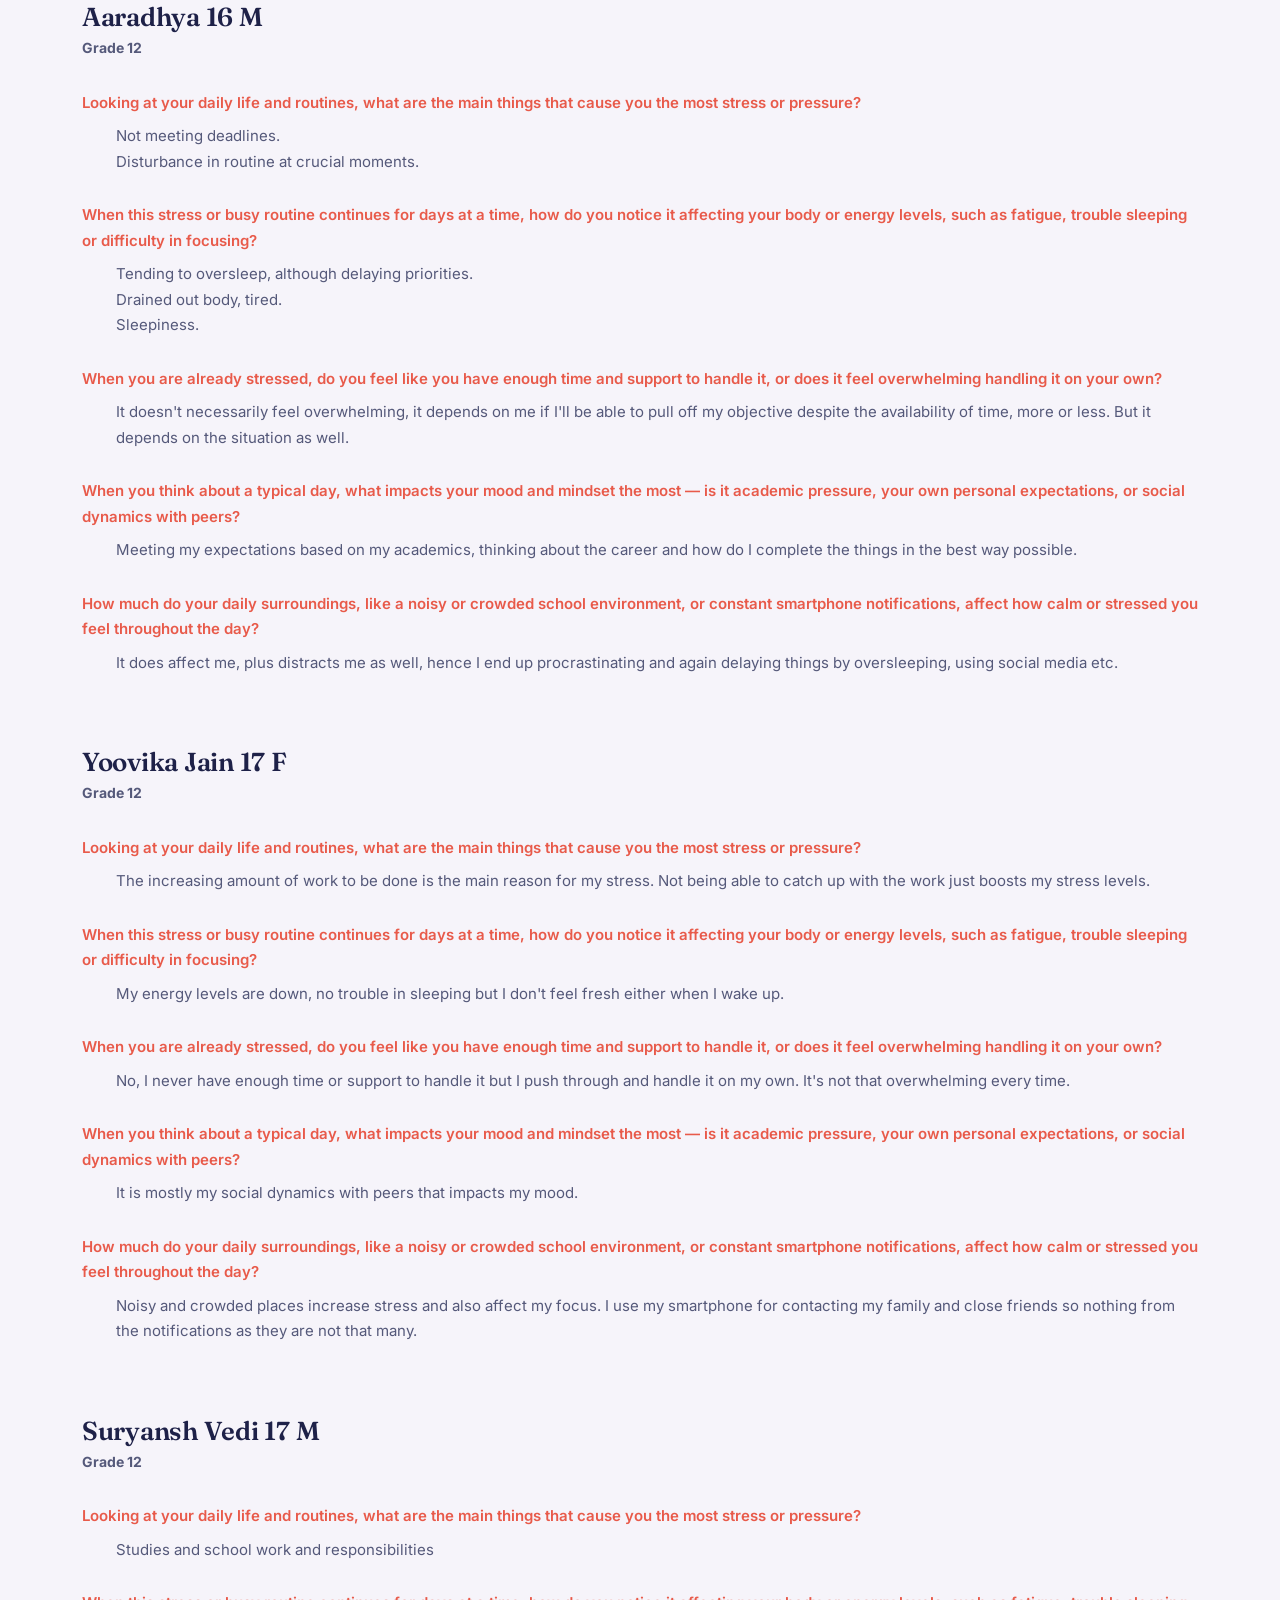
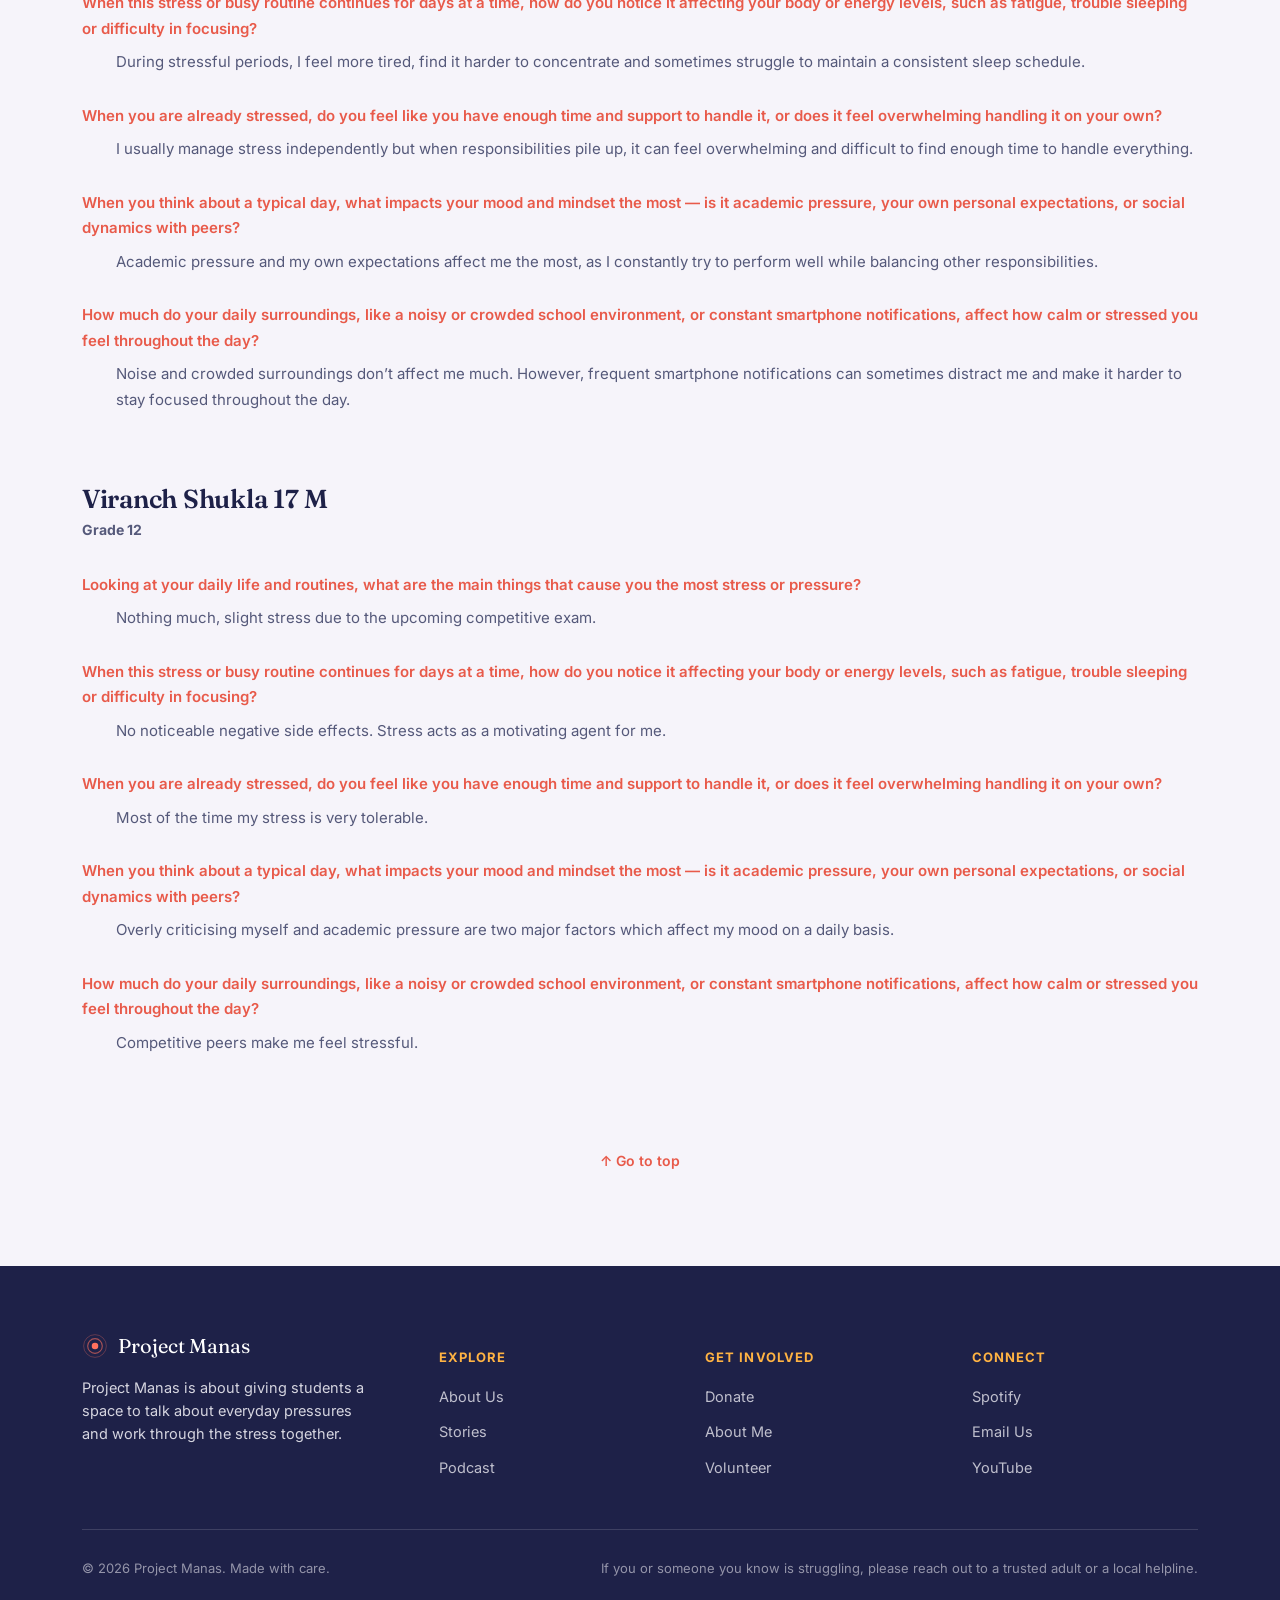
<file: read-stories.html>
<!doctype html>
<html lang="en">
<head>
<meta charset="UTF-8">
<meta name="viewport" content="width=device-width, initial-scale=1.0">
<title>Podcast — Project Manas</title>
<link rel="preconnect" href="https://fonts.googleapis.com">
<link rel="preconnect" href="https://fonts.gstatic.com" crossorigin>
<link href="https://fonts.googleapis.com/css2?family=Fraunces:ital,opsz,wght@0,9..144,400;0,9..144,600;1,9..144,500&family=Inter:wght@400;500;600;700&display=swap" rel="stylesheet">
<link rel="stylesheet" href="style.css">
</head>
<body>

<header class="site-nav">
  <div class="container">
    <a href="index.html" class="brand">
      <svg class="mark" viewBox="0 0 32 32" fill="none" xmlns="http://www.w3.org/2000/svg" aria-hidden="true">
        <circle cx="16" cy="16" r="4" fill="url(#g-nav)"/>
        <circle cx="16" cy="16" r="9" stroke="url(#g-nav)" stroke-width="1.4" opacity="0.6"/>
        <circle cx="16" cy="16" r="14" stroke="url(#g-nav)" stroke-width="1.2" opacity="0.3"/>
        <defs><linearGradient id="g-nav" x1="0" y1="0" x2="32" y2="32">
          <stop stop-color="#FF6F5E"/><stop offset="1" stop-color="#FFB343"/>
        </linearGradient></defs>
      </svg>
      Manas
    </a>
    <nav aria-label="Primary">
      <ul class="nav-links">
        <li><a href="index.html">Home</a></li>
        <li><a href="about-us.html">About Us</a></li>
        <li><a href="stories.html">Stories</a></li>
        <li><a href="podcast.html" class="active">Podcast</a></li>
        <li><a href="donate.html">Donate</a></li>
        <li><a href="about-me.html">About Me</a></li>
      </ul>
    </nav>
    <div class="nav-cta">
      <a href="donate.html" class="btn btn-primary">Support Us</a>
      <button class="nav-toggle" aria-label="Toggle menu" aria-expanded="false"><span></span></button>
    </div>
  </div>
</header>

<section class="hero page-hero">
  <div class="container hero-inner">
    <span class="eyebrow" style="color:#FFB343;">Student Voices</span>
    <h2>Stories that deserve to be heard.</h2>
    <p class="lede">
      <!-- CONTENT: replace with a short intro describing the purpose -->
      Behind every student is a story. This space brings together written experiences shared through Project Manas — honest, personal reflections on school, expectations, stress and everyday life.
    </p>
  </div>
</section>
<!-- Stories -->
<section class="section stories-section">
  <div class="container">
  <!-- Story 1 — Poonit Singh -->
    <article class="story-text">
      <div class="story-student">
        <h3>Poonit Singh 18 M</h3>
        <span>Grade 12</span>
      </div>
      <div class="story-qa">
        <div class="story-question">
          <p>Looking at your daily life and routines, what are the main things that cause you the most stress or pressure?</p>
        </div>
        <div class="story-answer">
          <p>Study cycle, preparation for exams.</p>
        </div>

        <div class="story-question">
          <p>When this stress or busy routine continues for days at a time, how do you notice it affecting your body or energy levels, such as fatigue, trouble sleeping or difficulty in focusing?</p>
        </div>

        <div class="story-answer">
          <p>Lower energy throughout the day.</p>
        </div>

        <div class="story-question">
          <p>When you are already stressed, do you feel like you have enough time and support to handle it, or does it feel overwhelming handling it on your own?</p>
        </div>

        <div class="story-answer">
          <p>It feels overwhelming to handle it on my own.</p>
        </div>

        <div class="story-question">
          <p>When you think about a typical day, what impacts your mood and mindset the most — is it academic pressure, your own personal expectations, or social dynamics with peers?</p>
        </div>

        <div class="story-answer">
          <p>My own personal expectations.</p>
        </div>

        <div class="story-question">
          <p>How much do your daily surroundings, like a noisy or crowded school environment, or constant smartphone notifications, affect how calm or stressed you feel throughout the day?</p>
        </div>

        <div class="story-answer">
          <p>Talking to my friends generally calms me down. It makes me forget about the different things I have to constantly worry about.</p>
        </div>

      </div>
    </article>


    <!-- Story 2 — Sarah -->
    <article class="story-text">

      <div class="story-student">
        <h3>Sarah 17 F</h3>
        <span>Grade 12</span>
      </div>

      <div class="story-qa">

        <div class="story-question">
          <p>Looking at your daily life and routines, what are the main things that cause you the most stress or pressure?</p>
        </div>

        <div class="story-answer">
          <p>Academic pressure, upcoming exams, assignments, and expectations about future studies cause me the most stress. Managing schoolwork along with personal responsibilities and maintaining good grades can sometimes feel overwhelming.</p>
        </div>

        <div class="story-question">
          <p>When this stress or busy routine continues for days at a time, how do you notice it affecting your body or energy levels, such as fatigue, trouble sleeping or difficulty in focusing?</p>
        </div>

        <div class="story-answer">
          <p>When stress continues for several days, I usually feel mentally tired and find it harder to concentrate. I may also have difficulty maintaining a proper sleep schedule and feel less energetic during the day.</p>
        </div>

        <div class="story-question">
          <p>When you are already stressed, do you feel like you have enough time and support to handle it, or does it feel overwhelming handling it on your own?</p>
        </div>

        <div class="story-answer">
          <p>I generally have support from my family and friends, but managing everything can still feel overwhelming at times. With schoolwork, deadlines, and personal responsibilities happening together, I sometimes feel that I need more time to handle things calmly.</p>
        </div>

        <div class="story-question">
          <p>When you think about a typical day, what impacts your mood and mindset the most — is it academic pressure, your own personal expectations, or social dynamics with peers?</p>
        </div>

        <div class="story-answer">
          <p>Academic pressure and my own expectations affect my mood the most. I often worry about performing well and meeting my goals. Social situations with peers can also influence my mindset, but academics remain my main concern.</p>
        </div>

        <div class="story-question">
          <p>How much do your daily surroundings, like a noisy or crowded school environment, or constant smartphone notifications, affect how calm or stressed you feel throughout the day?</p>
        </div>

        <div class="story-answer">
          <p>A noisy or crowded environment can make it harder for me to concentrate and feel relaxed. Constant notifications can also be distracting, especially while studying, so I prefer having a quiet environment with fewer interruptions.</p>
        </div>

      </div>
    </article>


    <!-- Story 3 — Sachi -->
    <article class="story-text">

      <div class="story-student">
        <h3>Sachi 17 F</h3>
        <span>Grade 12</span>
      </div>

      <div class="story-qa">

        <div class="story-question">
          <p>Looking at your daily life and routines, what are the main things that cause you the most stress or pressure?</p>
        </div>

        <div class="story-answer">
          <p>As a 12th grader, completion of syllabus is the key reason for daily stress as board exams are approaching.</p>
        </div>

        <div class="story-question">
          <p>When this stress or busy routine continues for days at a time, how do you notice it affecting your body or energy levels, such as fatigue, trouble sleeping or difficulty in focusing?</p>
        </div>

        <div class="story-answer">
          <p>When I am stressed I tend to procrastinate a lot. Moreover I feel sleepy all throughout the day.</p>
        </div>

        <div class="story-question">
          <p>When you are already stressed, do you feel like you have enough time and support to handle it, or does it feel overwhelming handling it on your own?</p>
        </div>

        <div class="story-answer">
          <p>Generally, I have to handle stress on my own and most of the time it feels very overwhelming.</p>
        </div>

        <div class="story-question">
          <p>When you think about a typical day, what impacts your mood and mindset the most — is it academic pressure, your own personal expectations, or social dynamics with peers?</p>
        </div>

        <div class="story-answer">
          <p>For me it is academic pressure that I have to score well or else it ruins my mood.</p>
        </div>

        <div class="story-question">
          <p>How much do your daily surroundings, like a noisy or crowded school environment, or constant smartphone notifications, affect how calm or stressed you feel throughout the day?</p>
        </div>

        <div class="story-answer">
          <p>I get distracted easily if the environment is noisy and it impacts my efficiency as well.</p>
        </div>

      </div>
    </article>


    <!-- Story 4 — Avishka Varshney -->
    <article class="story-text">

      <div class="story-student">
        <h3>Avishka Varshney 18 F</h3>
        <span>Grade 12</span>
      </div>

      <div class="story-qa">

        <div class="story-question">
          <p>Looking at your daily life and routines, what are the main things that cause you the most stress or pressure?</p>
        </div>

        <div class="story-answer">
          <p>Competitive exams and uncertainty in career causes the most stress.</p>
        </div>

        <div class="story-question">
          <p>When this stress or busy routine continues for days at a time, how do you notice it affecting your body or energy levels, such as fatigue, trouble sleeping or difficulty in focusing?</p>
        </div>

        <div class="story-answer">
          <p>Usually it is difficult to focus, not wanting to do anything and therefore wasting a lot of time.</p>
        </div>

        <div class="story-question">
          <p>When you are already stressed, do you feel like you have enough time and support to handle it, or does it feel overwhelming handling it on your own?</p>
        </div>

        <div class="story-answer">
          <p>It feels a little overwhelming sometimes.</p>
        </div>

        <div class="story-question">
          <p>When you think about a typical day, what impacts your mood and mindset the most — is it academic pressure, your own personal expectations, or social dynamics with peers?</p>
        </div>

        <div class="story-answer">
          <p>Academic pressure due to our own and family expectations.</p>
        </div>

        <div class="story-question">
          <p>How much do your daily surroundings, like a noisy or crowded school environment, or constant smartphone notifications, affect how calm or stressed you feel throughout the day?</p>
        </div>

        <div class="story-answer">
          <p>They can be distracting and make it difficult to focus.</p>
        </div>

      </div>
    </article>


    <!-- Story 5 — Aaradhya -->
    <article class="story-text">

      <div class="story-student">
        <h3>Aaradhya 16 M</h3>
        <span>Grade 12</span>
      </div>

      <div class="story-qa">

        <div class="story-question">
          <p>Looking at your daily life and routines, what are the main things that cause you the most stress or pressure?</p>
        </div>

        <div class="story-answer">
          <p>Not meeting deadlines.<br>
          Disturbance in routine at crucial moments.</p>
        </div>

        <div class="story-question">
          <p>When this stress or busy routine continues for days at a time, how do you notice it affecting your body or energy levels, such as fatigue, trouble sleeping or difficulty in focusing?</p>
        </div>

        <div class="story-answer">
          <p>Tending to oversleep, although delaying priorities.<br>
          Drained out body, tired.<br>
          Sleepiness.</p>
        </div>

        <div class="story-question">
          <p>When you are already stressed, do you feel like you have enough time and support to handle it, or does it feel overwhelming handling it on your own?</p>
        </div>

        <div class="story-answer">
          <p>It doesn't necessarily feel overwhelming, it depends on me if I'll be able to pull off my objective despite the availability of time, more or less. But it depends on the situation as well.</p>
        </div>

        <div class="story-question">
          <p>When you think about a typical day, what impacts your mood and mindset the most — is it academic pressure, your own personal expectations, or social dynamics with peers?</p>
        </div>

        <div class="story-answer">
          <p>Meeting my expectations based on my academics, thinking about the career and how do I complete the things in the best way possible.</p>
        </div>

        <div class="story-question">
          <p>How much do your daily surroundings, like a noisy or crowded school environment, or constant smartphone notifications, affect how calm or stressed you feel throughout the day?</p>
        </div>

        <div class="story-answer">
          <p>It does affect me, plus distracts me as well, hence I end up procrastinating and again delaying things by oversleeping, using social media etc.</p>
        </div>

      </div>
    </article>


    <!-- Story 6 — Yoovika Jain -->
    <article class="story-text">

      <div class="story-student">
        <h3>Yoovika Jain 17 F</h3>
        <span>Grade 12</span>
      </div>
      <div class="story-qa">
        <div class="story-question">
          <p>Looking at your daily life and routines, what are the main things that cause you the most stress or pressure?</p>
        </div>
        <div class="story-answer">
          <p>The increasing amount of work to be done is the main reason for my stress. Not being able to catch up with the work just boosts my stress levels.</p>
        </div>
        <div class="story-question">
          <p>When this stress or busy routine continues for days at a time, how do you notice it affecting your body or energy levels, such as fatigue, trouble sleeping or difficulty in focusing?</p>
        </div>

        <div class="story-answer">
          <p>My energy levels are down, no trouble in sleeping but I don't feel fresh either when I wake up.</p>
        </div>

        <div class="story-question">
          <p>When you are already stressed, do you feel like you have enough time and support to handle it, or does it feel overwhelming handling it on your own?</p>
        </div>

        <div class="story-answer">
          <p>No, I never have enough time or support to handle it but I push through and handle it on my own. It's not that overwhelming every time.</p>
        </div>

        <div class="story-question">
          <p>When you think about a typical day, what impacts your mood and mindset the most — is it academic pressure, your own personal expectations, or social dynamics with peers?</p>
        </div>

        <div class="story-answer">
          <p>It is mostly my social dynamics with peers that impacts my mood.</p>
        </div>

        <div class="story-question">
          <p>How much do your daily surroundings, like a noisy or crowded school environment, or constant smartphone notifications, affect how calm or stressed you feel throughout the day?</p>
        </div>

        <div class="story-answer">
          <p>Noisy and crowded places increase stress and also affect my focus. I use my smartphone for contacting my family and close friends so nothing from the notifications as they are not that many.</p>
        </div>

      </div>
    </article>


    <!-- Story 7 — Suryansh Vedi -->
    <article class="story-text">

      <div class="story-student">
        <h3>Suryansh Vedi 17 M</h3>
        <span>Grade 12</span>
      </div>

      <div class="story-qa">

        <div class="story-question">
          <p>Looking at your daily life and routines, what are the main things that cause you the most stress or pressure?</p>
        </div>

        <div class="story-answer">
          <p>Studies and school work and responsibilities</p>
        </div>

        <div class="story-question">
          <p>When this stress or busy routine continues for days at a time, how do you notice it affecting your body or energy levels, such as fatigue, trouble sleeping or difficulty in focusing?</p>
        </div>

        <div class="story-answer">
          <p>During stressful periods, I feel more tired, find it harder to concentrate and sometimes struggle to maintain a consistent sleep schedule.</p>
        </div>

        <div class="story-question">
          <p>When you are already stressed, do you feel like you have enough time and support to handle it, or does it feel overwhelming handling it on your own?</p>
        </div>

        <div class="story-answer">
          <p>I usually manage stress independently but when responsibilities pile up, it can feel overwhelming and difficult to find enough time to handle everything.</p>
        </div>

        <div class="story-question">
          <p>When you think about a typical day, what impacts your mood and mindset the most — is it academic pressure, your own personal expectations, or social dynamics with peers?</p>
        </div>

        <div class="story-answer">
          <p>Academic pressure and my own expectations affect me the most, as I constantly try to perform well while balancing other responsibilities.</p>
        </div>

        <div class="story-question">
          <p>How much do your daily surroundings, like a noisy or crowded school environment, or constant smartphone notifications, affect how calm or stressed you feel throughout the day?</p>
        </div>

        <div class="story-answer">
          <p>Noise and crowded surroundings don’t affect me much. However, frequent smartphone notifications can sometimes distract me and make it harder to stay focused throughout the day.</p>
        </div>

      </div>
    </article>


    <!-- Story 8 — Viranch Shukla -->
    <article class="story-text">

      <div class="story-student">
        <h3>Viranch Shukla 17 M</h3>
        <span>Grade 12</span>
      </div>

      <div class="story-qa">

        <div class="story-question">
          <p>Looking at your daily life and routines, what are the main things that cause you the most stress or pressure?</p>
        </div>

        <div class="story-answer">
          <p>Nothing much, slight stress due to the upcoming competitive exam.</p>
        </div>

        <div class="story-question">
          <p>When this stress or busy routine continues for days at a time, how do you notice it affecting your body or energy levels, such as fatigue, trouble sleeping or difficulty in focusing?</p>
        </div>

        <div class="story-answer">
          <p>No noticeable negative side effects. Stress acts as a motivating agent for me.</p>
        </div>

        <div class="story-question">
          <p>When you are already stressed, do you feel like you have enough time and support to handle it, or does it feel overwhelming handling it on your own?</p>
        </div>

        <div class="story-answer">
          <p>Most of the time my stress is very tolerable.</p>
        </div>

        <div class="story-question">
          <p>When you think about a typical day, what impacts your mood and mindset the most — is it academic pressure, your own personal expectations, or social dynamics with peers?</p>
        </div>

        <div class="story-answer">
          <p>Overly criticising myself and academic pressure are two major factors which affect my mood on a daily basis.</p>
        </div>

        <div class="story-question">
          <p>How much do your daily surroundings, like a noisy or crowded school environment, or constant smartphone notifications, affect how calm or stressed you feel throughout the day?</p>
        </div>

        <div class="story-answer">
          <p>Competitive peers make me feel stressful.</p>
        </div>

      </div>
    </article>


    <!-- Go to top -->
    <div class="story-top">
      <a href="#top">↑ Go to top</a>
    </div>

  </div>
</section>
</main>

  <!-- Footer -->

 <footer class="site-footer">
  <div class="container">
    <div class="footer-top">
      <div>
        <div class="footer-brand">
          <svg class="mark" viewBox="0 0 32 32" fill="none" xmlns="http://www.w3.org/2000/svg" aria-hidden="true" width="26" height="26">
            <circle cx="16" cy="16" r="4" fill="url(#g-foot)"/>
            <circle cx="16" cy="16" r="9" stroke="url(#g-foot)" stroke-width="1.4" opacity="0.6"/>
            <circle cx="16" cy="16" r="14" stroke="url(#g-foot)" stroke-width="1.2" opacity="0.3"/>
            <defs><linearGradient id="g-foot" x1="0" y1="0" x2="32" y2="32">
              <stop stop-color="#FF6F5E"/><stop offset="1" stop-color="#FFB343"/>
            </linearGradient></defs>
          </svg>
          Project Manas
        </div>
        <p style="max-width:32ch; font-size:14.5px;"><!-- CONTENT --> Project Manas is about giving students a space to talk about everyday pressures and work through the stress together.</p>
      </div>
      <div class="footer-col">
        <h4>Explore</h4>
        <ul>
          <li><a href="about-us.html">About Us</a></li>
          <li><a href="stories.html">Stories</a></li>
          <li><a href="podcast.html">Podcast</a></li>
        </ul>
      </div>
      <div class="footer-col">
        <h4>Get Involved</h4>
        <ul>
          <li><a href="donate.html">Donate</a></li>
          <li><a href="about-me.html">About Me</a></li>
          <li><a href="#">Volunteer</a></li>
        </ul>
      </div>
      <div class="footer-col">
        <h4>Connect</h4>
         <ul>
          <li><a href="https://open.spotify.com/show/6CI9x08W6Eq0ewhfBQoJZ8">Spotify</a></li>
          <li><a href="mailto:projectmanas26@gmail.com">Email Us</a></li>
          <li><a href="https://www.youtube.com/@ProjectManas-b1o" target="_blank" rel="noopener">YouTube</a></li>
        </ul>
      </div>
    </div>
    <div class="footer-bottom">
      <span>© 2026 Project Manas. Made with care.</span>
      <span>If you or someone you know is struggling, please reach out to a trusted adult or a local helpline.</span>
    </div>
  </div>
</footer>

<script src="script.js"></script>
</body>
</html>
</file>
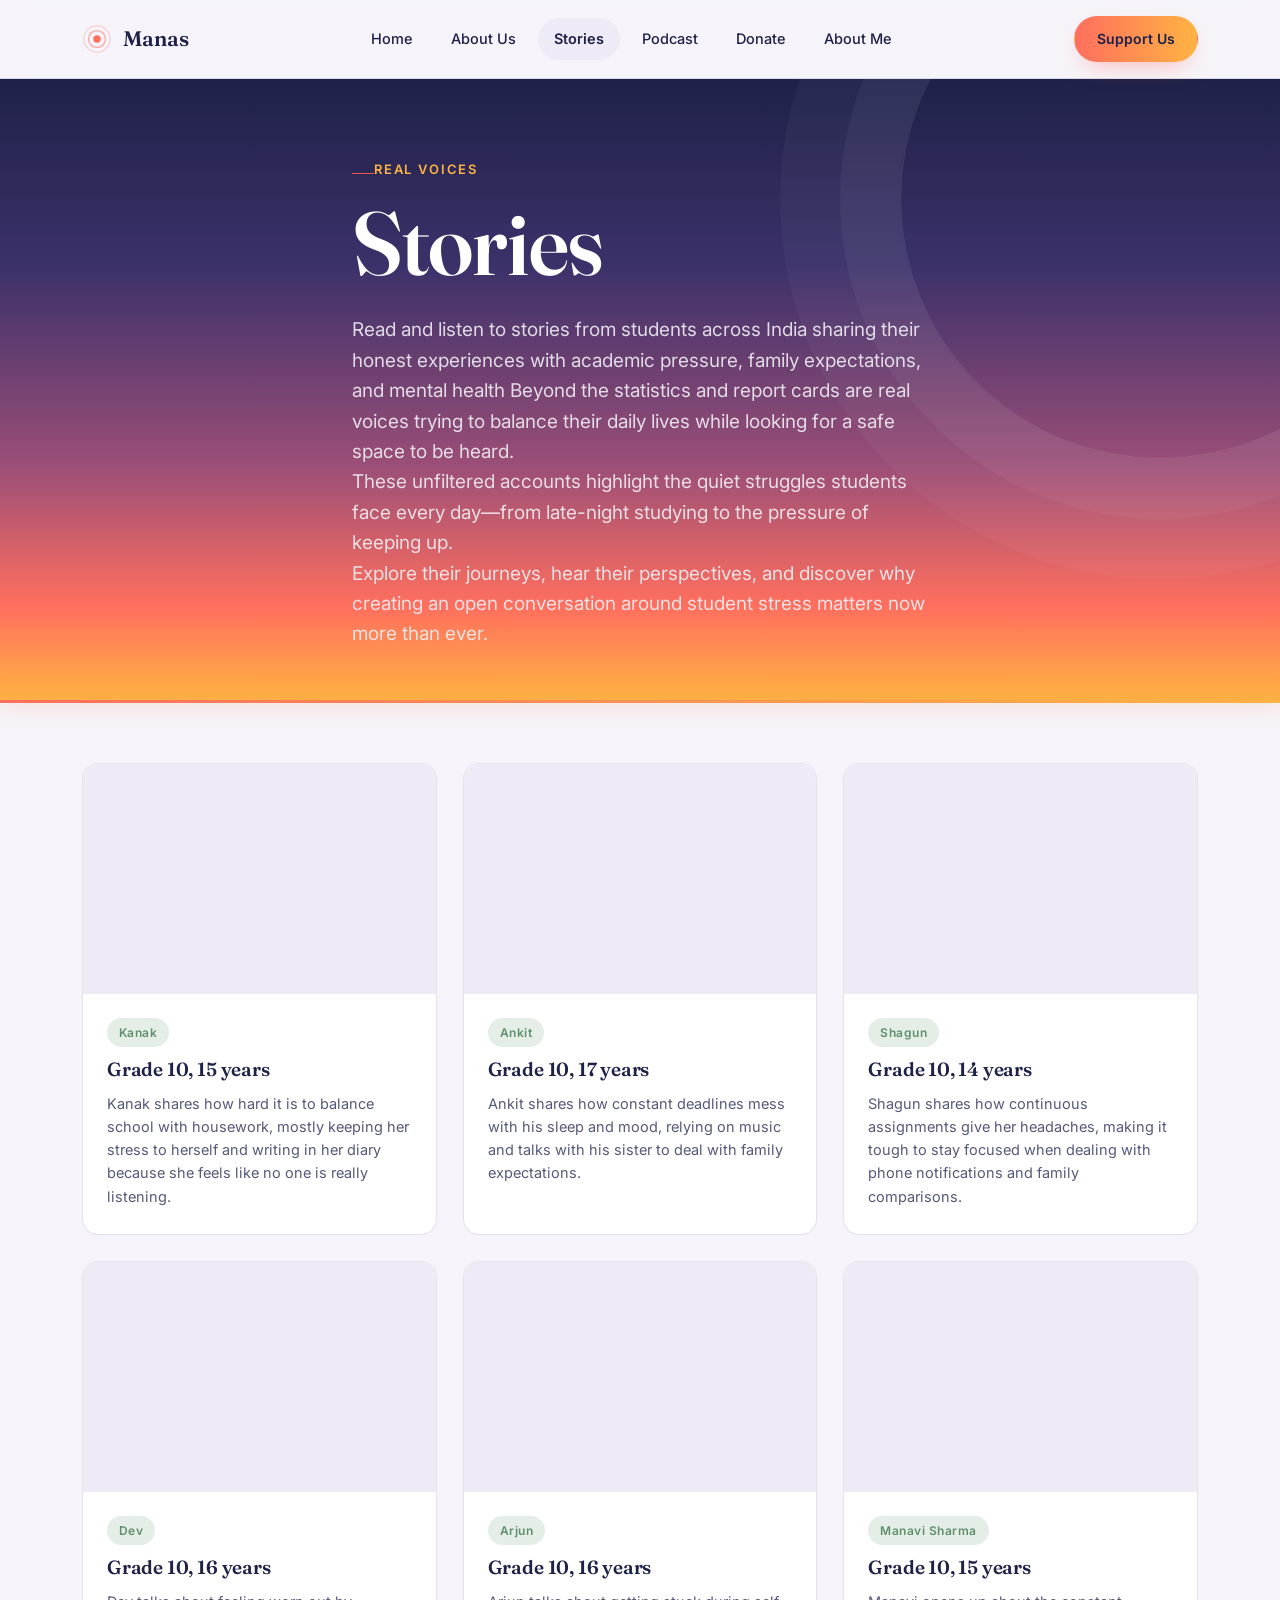
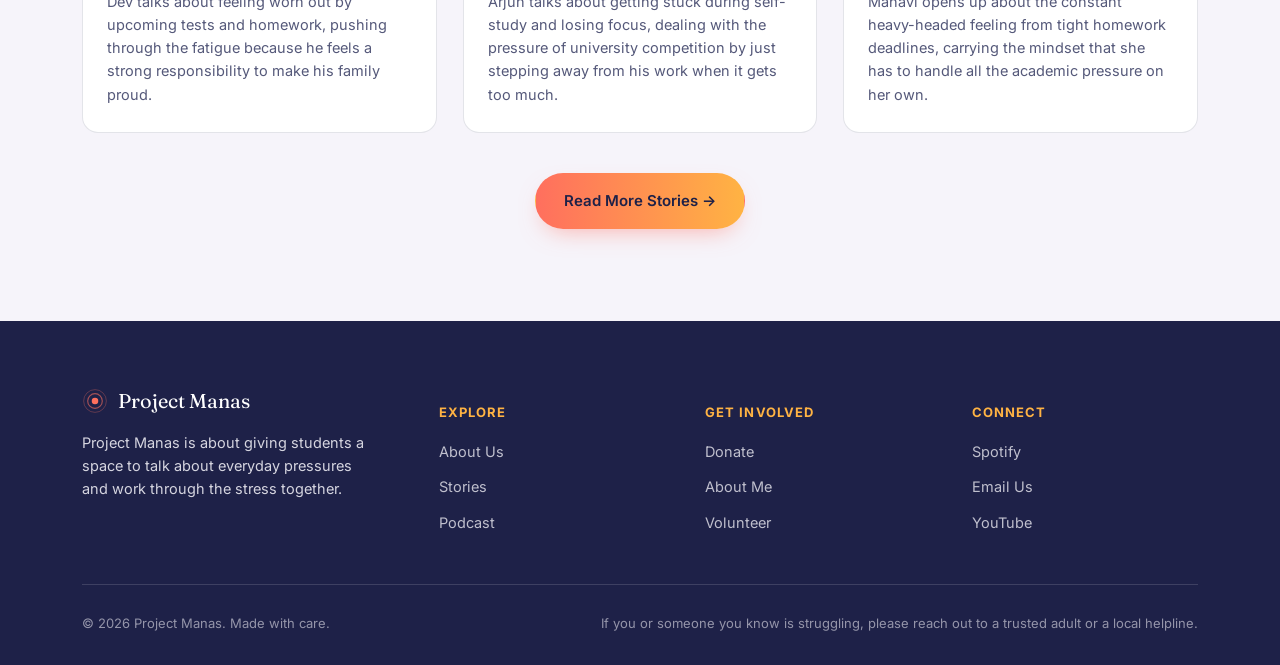
<file: stories.html>
<!doctype html>
<html lang="en">
<head>
<meta charset="UTF-8">
<meta name="viewport" content="width=device-width, initial-scale=1.0">
<title>Stories — Project Manas</title>
<link rel="preconnect" href="https://fonts.googleapis.com">
<link rel="preconnect" href="https://fonts.gstatic.com" crossorigin>
<link href="https://fonts.googleapis.com/css2?family=Fraunces:ital,opsz,wght@0,9..144,400;0,9..144,600;1,9..144,500&family=Inter:wght@400;500;600;700&display=swap" rel="stylesheet">
<link rel="stylesheet" href="style.css">
</head>
<body>

<header class="site-nav">
  <div class="container">
    <a href="index.html" class="brand">
      <svg class="mark" viewBox="0 0 32 32" fill="none" xmlns="http://www.w3.org/2000/svg" aria-hidden="true">
        <circle cx="16" cy="16" r="4" fill="url(#g-nav)"/>
        <circle cx="16" cy="16" r="9" stroke="url(#g-nav)" stroke-width="1.4" opacity="0.6"/>
        <circle cx="16" cy="16" r="14" stroke="url(#g-nav)" stroke-width="1.2" opacity="0.3"/>
        <defs><linearGradient id="g-nav" x1="0" y1="0" x2="32" y2="32">
          <stop stop-color="#FF6F5E"/><stop offset="1" stop-color="#FFB343"/>
        </linearGradient></defs>
      </svg>
      Manas
    </a>
    <nav aria-label="Primary">
      <ul class="nav-links">
        <li><a href="index.html">Home</a></li>
        <li><a href="about-us.html">About Us</a></li>
        <li><a href="stories.html" class="active">Stories</a></li>
        <li><a href="podcast.html">Podcast</a></li>
        <li><a href="donate.html">Donate</a></li>
        <li><a href="about-me.html">About Me</a></li>
      </ul>
    </nav>
    <div class="nav-cta">
      <a href="donate.html" class="btn btn-primary">Support Us</a>
      <button class="nav-toggle" aria-label="Toggle menu" aria-expanded="false"><span></span></button>
    </div>
  </div>
</header>

<section class="hero page-hero">
  <div class="container hero-inner">
    <span class="eyebrow" style="color:#FFB343;">real voices</span>
    <h1>Stories</h1>
    <p class="lede">
      <!-- CONTENT: replace with a short intro on what kind of stories live here and why they're shared -->
    Read and listen to stories from students across India sharing their honest experiences with academic pressure, family expectations, and mental health
   Beyond the statistics and report cards are real voices trying to balance their daily lives while looking for a safe space to be heard.

<br>These unfiltered accounts highlight the quiet struggles students face every day—from late-night studying to the pressure of keeping up.

<br>Explore their journeys, hear their perspectives, and discover why creating an open conversation around student stress matters now more than ever.
 </p>
  </div>
</section>
<div class="horizon glow"></div>


<section class="section" style="padding-top:60px;">
  <div class="container">
    <div class="cards-grid" id="stories-grid">

      <article class="card" data-category="anxiety">
        <div class="card-media">
    <iframe
        src="https://www.youtube.com/embed/NlE3v59FAYs"
        title="Project Manas — Anxiety"
        allow="accelerometer; autoplay; clipboard-write; encrypted-media; gyroscope; picture-in-picture; web-share"
        allowfullscreen>
    </iframe>
    </div>
   <div class="card-body">
    <span class="tag">Kanak</span>
    <h3>Grade 10, 15 years</h3>
    <p><!-- CONTENT 1 -->Kanak shares how hard it is to balance school with housework, mostly keeping her stress to herself and writing in her diary because she feels like no one is really listening.</p>
  </div>
      </article>

      <article class="card" data-category="recovery">
        <div class="card-media">
    <iframe
        src="https://www.youtube.com/embed/jQrakUDQJeo"
        title="Project Manas — Recovery"
        allow="accelerometer; autoplay; clipboard-write; encrypted-media; gyroscope; picture-in-picture; web-share"
        allowfullscreen>
    </iframe>
</div>
        <div class="card-body">
         <span class="tag">Ankit</span>
          <h3>Grade 10, 17 years</h3> 
          <p><!-- CONTENT 2 --> Ankit shares how constant deadlines mess with his sleep and mood, relying on music and talks with his sister to deal with family expectations.</p>
       <!--   <div class="card-foot"><span>By Contributor</span><span>Read →</span></div> -->
        </div>
      </article>

      <article class="card" data-category="school">
        <div class="card-media">
    <iframe
        src="https://www.youtube.com/embed/5lGyXIIKU-c"
        title="Project Manas — School & Pressure"
        allow="accelerometer; autoplay; clipboard-write; encrypted-media; gyroscope; picture-in-picture; web-share"
        allowfullscreen>
    </iframe> 
</div>
        <div class="card-body">
        <span class="tag">Shagun</span>
          <h3>Grade 10, 14 years</h3> 
          <p><!-- CONTENT 3 --> Shagun shares how continuous assignments give her headaches, making it tough to stay focused when dealing with phone notifications and family comparisons.
</p>
       <!--   <div class="card-foot"><span>By Contributor</span><span>Read →</span></div> -->
        </div>
      </article>

      <article class="card" data-category="family">
    <div class="card-media">
    <iframe
        src="https://www.youtube.com/embed/tvrV1ScC1jo"
        title="Project Manas — Family"
        allow="accelerometer; autoplay; clipboard-write; encrypted-media; gyroscope; picture-in-picture; web-share"
        allowfullscreen>
    </iframe>
</div>
        <div class="card-body">
          <span class="tag">Dev</span>
          <h3>Grade 10, 16 years </h3>
          <p><!-- CONTENT 4 --> Dev talks about feeling worn out by upcoming tests and homework, pushing through the fatigue because he feels a strong responsibility to make his family proud.
</p>
       <!--   <div class="card-foot"><span>By Contributor</span><span>Read →</span></div> -->
        </div>
      </article>

      <article class="card" data-category="anxiety">
     <div class="card-media">
    <iframe
        src="https://www.youtube.com/embed/JgKD9uAlRnk"
        title="Project Manas — Anxiety"
        allow="accelerometer; autoplay; clipboard-write; encrypted-media; gyroscope; picture-in-picture; web-share"
        allowfullscreen>
    </iframe>
</div>
        <div class="card-body">
         <span class="tag">Arjun</span>
          <h3>Grade 10, 16 years</h3> 
          <p><!-- CONTENT 5 --> Arjun talks about getting stuck during self-study and losing focus, dealing with the pressure of university competition by just stepping away from his work when it gets too much.
</p>
      <!--    <div class="card-foot"><span>By Contributor</span><span>Read →</span></div> -->
        </div>
      </article>

      <article class="card" data-category="recovery">
        <div class="card-media">
    <iframe
        src="https://www.youtube.com/embed/U8y08nuXUXM"
        title="Project Manas — Recovery"
        allow="accelerometer; autoplay; clipboard-write; encrypted-media; gyroscope; picture-in-picture; web-share"
        allowfullscreen>
    </iframe>
</div>
        <div class="card-body">
       <span class="tag">Manavi Sharma </span> 
          <h3>Grade 10, 15 years </h3> 
          <p><!-- CONTENT 6 --> Manavi opens up about the constant heavy-headed feeling from tight homework deadlines, carrying the mindset that she has to handle all the academic pressure on her own.
</p>
     <!--   <div class="card-foot"><span>By Contributor</span><span>Read →</span></div>  -->
        </div>
      </article>

    </div>
 </div>

    <div style="text-align:center; margin-top:40px;">
      <a href="read-stories.html" class="btn btn-primary">
        Read More Stories →
      </a>
    </div>

  </div>
</section>
  </div>
</section>
<footer class="site-footer">
  <div class="container">
    <div class="footer-top">
      <div>
        <div class="footer-brand">
          <svg class="mark" viewBox="0 0 32 32" fill="none" xmlns="http://www.w3.org/2000/svg" aria-hidden="true" width="26" height="26">
            <circle cx="16" cy="16" r="4" fill="url(#g-foot)"/>
            <circle cx="16" cy="16" r="9" stroke="url(#g-foot)" stroke-width="1.4" opacity="0.6"/>
            <circle cx="16" cy="16" r="14" stroke="url(#g-foot)" stroke-width="1.2" opacity="0.3"/>
            <defs><linearGradient id="g-foot" x1="0" y1="0" x2="32" y2="32">
              <stop stop-color="#FF6F5E"/><stop offset="1" stop-color="#FFB343"/>
            </linearGradient></defs>
          </svg>
          Project Manas
        </div>
        <p style="max-width:32ch; font-size:14.5px;"><!-- CONTENT --> Project Manas is about giving students a space to talk about everyday pressures and work through the stress together.</p>
      </div>
      <div class="footer-col">
        <h4>Explore</h4>
        <ul>
          <li><a href="about-us.html">About Us</a></li>
          <li><a href="stories.html">Stories</a></li>
          <li><a href="podcast.html">Podcast</a></li>
        </ul>
      </div>
      <div class="footer-col">
        <h4>Get Involved</h4>
        <ul>
          <li><a href="donate.html">Donate</a></li>
          <li><a href="about-me.html">About Me</a></li>
          <li><a href="#">Volunteer</a></li>
        </ul>
      </div>
      <div class="footer-col">
        <h4>Connect</h4>
         <ul>
          <li><a href="https://open.spotify.com/show/6CI9x08W6Eq0ewhfBQoJZ8">Spotify</a></li>
          <li><a href="mailto:projectmanas26@gmail.com">Email Us</a></li>
          <li><a href="https://www.youtube.com/@ProjectManas-b1o" target="_blank" rel="noopener">YouTube</a></li>
        </ul>
      </div>
    </div>
    <div class="footer-bottom">
      <span>© 2026 Project Manas. Made with care.</span>
      <span>If you or someone you know is struggling, please reach out to a trusted adult or a local helpline.</span>
    </div>
  </div>
</footer>

<script src="script.js"></script>
</body>
</html>
</file>
<file: style.css>
/* ==========================================================================
   PROJECT MANAS — design system
   Concept: "the horizon line" — a mind's journey from a quiet, dark night
   (stigma, struggle, silence) into a warm sunrise (awareness, community,
   hope). The gradient that runs through the hero, dividers and buttons is
   the one signature element carried across every page.
   ========================================================================== */

:root{
  /* ---- color: night → dawn ---- */
  --ink:        #1E2148;   /* deep indigo — dark sections, primary text */
  --ink-2:      #322A5E;   /* indigo-violet — gradient midpoint */
  --ink-soft:   #57598090; /* not used directly, kept for reference */
  --text-soft:  #55597A;   /* muted body text on light bg */
  --paper:      #F6F4FA;   /* pale lavender-white — main background */
  --paper-dim:  #EFEBF6;   /* slightly deeper panel background */
  --coral:      #FF6F5E;   /* sunrise coral — primary accent / CTA */
  --coral-dark: #E85A4A;
  --gold:       #FFB343;   /* sunrise gold — secondary accent */
  --rose:       #C9587B;   /* gradient midpoint between violet and coral */
  --sage:       #5F8F6D;   /* growth green — tags, quiet success accents */
  --sage-soft:  #E4EEE6;
  --line:       rgba(30,33,72,0.12);
  --line-dark:  rgba(255,255,255,0.14);

  --dawn-gradient: linear-gradient(180deg, #1E2148 0%, #3B316A 30%, #9A4E77 62%, #FF6F5E 85%, #FFB343 100%);
  --dawn-gradient-h: linear-gradient(90deg, #FF6F5E 0%, #FFB343 100%);
  --dawn-gradient-h-soft: linear-gradient(90deg, rgba(255,111,94,.55), rgba(255,179,67,.55));

  /* ---- type ---- */
  --font-display: "Fraunces", "Iowan Old Style", Georgia, serif;
  --font-body: "Inter", -apple-system, BlinkMacSystemFont, "Segoe UI", sans-serif;

  /* ---- layout ---- */
  --container: 1180px;
  --radius-lg: 24px;
  --radius-md: 16px;
  --radius-sm: 10px;
  --radius-pill: 999px;
}

*, *::before, *::after{ box-sizing: border-box; }

html{ scroll-behavior: smooth; }
@media (prefers-reduced-motion: reduce){
  html{ scroll-behavior: auto; }
  *, *::before, *::after{ animation-duration: 0.001ms !important; animation-iteration-count: 1 !important; transition-duration: 0.001ms !important; }
}

body{
  margin: 0;
  font-family: var(--font-body);
  color: var(--ink);
  background: var(--paper);
  -webkit-font-smoothing: antialiased;
  line-height: 1.6;
}

img{ max-width: 100%; display: block; }

a{ color: inherit; text-decoration: none; }

::selection{ background: var(--coral); color: white; }

:focus-visible{
  outline: 2.5px solid var(--coral);
  outline-offset: 3px;
  border-radius: 4px;
}

.container{
  max-width: var(--container);
  margin: 0 auto;
  padding: 0 32px;
}

.eyebrow{
  display: inline-flex;
  align-items: center;
  gap: 10px;
  font-size: 13px;
  letter-spacing: 0.14em;
  text-transform: uppercase;
  font-weight: 600;
  color: var(--coral-dark);
}
.eyebrow::before{
  content: "";
  width: 22px; height: 1px;
  background: var(--coral-dark);
  display: inline-block;
}
.on-dark .eyebrow{ color: var(--gold); }
.on-dark .eyebrow::before{ background: var(--gold); }

h1, h2, h3{
  font-family: var(--font-display);
  font-weight: 600;
  line-height: 1.1;
  margin: 0;
  letter-spacing: -0.01em;
}

h1{ font-size: clamp(40px, 6vw, 76px); }
h2{ font-size: clamp(28px, 3.6vw, 44px); }
h3{ font-size: 21px; }

p{ margin: 0; }

.lede{
  font-size: 19px;
  color: var(--text-soft);
  max-width: 54ch;
}
.on-dark .lede{ color: rgba(246,244,250,0.82); }

/* ---- buttons ---- */
.btn{
  display: inline-flex;
  align-items: center;
  gap: 10px;
  padding: 15px 28px;
  border-radius: var(--radius-pill);
  font-weight: 600;
  font-size: 15px;
  border: 1.5px solid transparent;
  cursor: pointer;
  transition: transform .18s ease, box-shadow .18s ease, background .18s ease, border-color .18s ease;
  white-space: nowrap;
}
.btn:hover{ transform: translateY(-2px); }

.btn-primary{
  background: var(--dawn-gradient-h);
  color: #1E2148;
  box-shadow: 0 10px 24px -10px rgba(255,111,94,0.55);
}
.btn-primary:hover{ box-shadow: 0 14px 30px -10px rgba(255,111,94,0.7); }

.btn-outline{
  border-color: var(--line);
  color: var(--ink);
  background: transparent;
}
.btn-outline:hover{ border-color: var(--coral-dark); }

.on-dark .btn-outline{
  border-color: var(--line-dark);
  color: var(--paper);
}
.on-dark .btn-outline:hover{ border-color: var(--gold); }

/* ==========================================================================
   NAV
   ========================================================================== */
.site-nav{
  position: sticky;
  top: 0;
  z-index: 100;
  background: rgba(246,244,250,0.82);
  backdrop-filter: blur(14px);
  -webkit-backdrop-filter: blur(14px);
  border-bottom: 1px solid var(--line);
}
.site-nav .container{
  display: flex;
  align-items: center;
  justify-content: space-between;
  height: 78px;
}
.brand{
  display: flex;
  align-items: center;
  gap: 11px;
  font-family: var(--font-display);
  font-weight: 600;
  font-size: 21px;
  color: var(--ink);
}
.brand .mark{ width: 30px; height: 30px; flex-shrink: 0; }

.nav-links{
  display: flex;
  align-items: center;
  gap: 6px;
  list-style: none;
  margin: 0; padding: 0;
}
.nav-links a{
  display: inline-block;
  padding: 9px 16px;
  border-radius: var(--radius-pill);
  font-size: 14.5px;
  font-weight: 500;
  color: var(--text);
  opacity:1;
  transition: color .15s ease, background .15s ease;
}
.nav-links a:hover{ color: var(--ink); background: var(--paper-dim); }
.nav-links a.active{ color: var(--ink); background: var(--paper-dim); font-weight: 600; }

.nav-cta{ display: flex; align-items: center; gap: 14px; }
.nav-cta .btn{ padding: 11px 22px; font-size: 14px; }

.nav-toggle{
  display: none;
  background: none; border: none; cursor: pointer;
  width: 40px; height: 40px;
  align-items: center; justify-content: center;
}
.nav-toggle span, .nav-toggle span::before, .nav-toggle span::after{
  content: ""; display: block; width: 22px; height: 2px; background: var(--ink);
  position: relative; transition: transform .2s ease, opacity .2s ease;
}
.nav-toggle span::before{ position: absolute; top: -7px; }
.nav-toggle span::after{ position: absolute; top: 7px; }

@media (max-width: 900px){

  .nav-links {
    position: fixed;
    top: 78px;
    left: 0;
    right: 0;
    bottom: 0;
    display: flex;
    background: #f7f5fb;
    z-index: 9999; 
    flex-direction: column;
    align-items: stretch;
    padding: 20px 24px;
    gap: 4px;
    opacity: 0;
    visibility: hidden;
    pointer-events: none;
    transform: translateY(-10px);
    transition: opacity .2s ease, transform .2s ease, visibility .2s ease;
    z-index: 9999;
  }

  .nav-links a {
     display: block;
     width: 100%;
     padding: 14px 12px;
     font-size: 17px;
     color: #222;
     opacity: 1;
  }
  .nav-links a:visited {
    color: #222;
  }
  .site-nav.open .nav-links {
    opacity: 1;
    visibility: visible;
    pointer-events: auto;
    transform: translateY(0);
  }

  .nav-toggle {
    display: flex;
  }

  .nav-cta .btn-outline {
    display: none;
  }
}
/* ==========================================================================
   HERO
   ========================================================================== */
.hero{
  position: relative;
  background: var(--dawn-gradient);
  color: var(--paper);
  overflow: hidden;
  padding: 110px 0 90px;
}
.hero::after{
  /* subtle static "ripple" rings, echoing the logo mark */
  content: "";
  position: absolute;
  right: -140px; top: -140px;
  width: 520px; height: 520px;
  border-radius: 50%;
  border: 1px solid rgba(255,255,255,0.10);
  box-shadow: 0 0 0 60px rgba(255,255,255,0.045), 0 0 0 120px rgba(255,255,255,0.03);
  pointer-events: none;
}
.hero-inner{
  position: relative;
  z-index: 1;
  display: grid;
  gap: 26px;
  max-width: 720px;
}
.hero h1{ color: white; }
.hero .lede{ color: rgba(246,244,250,0.86); }
.hero-cta{ display: flex; gap: 14px; flex-wrap: wrap; margin-top: 8px; }

.page-hero{
  padding: 76px 0 80px;
}
.page-hero .hero-inner{ max-width: 640px; gap: 18px; }

/* ---- horizon divider: the signature element ---- */
.horizon{
  height: 3px;
  width: 100%;
  background: var(--dawn-gradient-h);
  border: none;
  margin: 0;
  position: relative;
}
.horizon.glow{
  box-shadow: 0 0 22px 1px rgba(255,143,84,0.55);
  animation: horizon-breathe 6s ease-in-out infinite;
}
@keyframes horizon-breathe{
  0%, 100%{ opacity: 0.75; }
  50%{ opacity: 1; }
}

/* ==========================================================================
   SECTIONS
   ========================================================================== */
.section{ padding: 92px 0; }
.section-tight{ padding: 64px 0; }
.section.on-panel{ background: var(--paper-dim); }
.section.on-dark{ background: var(--ink); color: var(--paper); }

.section-head{
  display: flex;
  justify-content: space-between;
  align-items: flex-end;
  gap: 24px;
  margin-bottom: 48px;
  flex-wrap: wrap;
}
.section-head h2{ margin-top: 10px; }

/* ---- pillar / value cards ---- */
.grid-3{
  display: grid;
  grid-template-columns: repeat(3, 1fr);
  gap: 28px;
}
.grid-2{
  display: grid;
  grid-template-columns: repeat(2, 1fr);
  gap: 28px;
}
@media (max-width: 860px){
  .grid-3, .grid-2{ grid-template-columns: 1fr; }
}

.pillar{
  padding: 34px 30px;
  border-radius: var(--radius-md);
  background: white;
  border: 1px solid var(--line);
  transition: transform .2s ease, box-shadow .2s ease;
}
.pillar:hover{ transform: translateY(-4px); box-shadow: 0 20px 40px -24px rgba(30,33,72,0.25); }
.pillar .icon{ width: 40px; height: 40px; margin-bottom: 18px; }
.pillar h3{ margin-bottom: 10px; }
.pillar p{ color: var(--text-soft); font-size: 15px; }

/* ---- generic content card (stories / podcast episodes / donate tiers) ---- */
.card{
  background: white;
  border: 1px solid var(--line);
  border-radius: var(--radius-md);
  overflow: hidden;
  display: flex;
  flex-direction: column;
  transition: transform .2s ease, box-shadow .2s ease;
}
.card:hover{ transform: translateY(-4px); box-shadow: 0 24px 44px -26px rgba(30,33,72,0.28); }
.card-media{
  width: 100%;
  height: 230px;
  overflow: hidden;
  background: var(--paper-dim);
  display: flex;
  align-items: center;
  justify-content: center;
}

.card-media img{
  width: 100%;
  height: 100%;
  object-fit: cover;
  display: block;
  object-position: top center;
}
.card-media iframe {
    width: 100%;
    height: 100%;
    border: 0;
}

.card-body{ padding: 24px 24px 26px; display: flex; flex-direction: column; gap: 12px; flex: 1; }
.tag{
  display: inline-flex;
  align-self: flex-start;
  font-size: 12px;
  font-weight: 600;
  letter-spacing: 0.04em;
  padding: 5px 12px;
  border-radius: var(--radius-pill);
  background: var(--sage-soft);
  color: var(--sage);
}
.card h3{ font-size: 19px; }
.card p{ color: var(--text-soft); font-size: 14.5px; }
.card-foot{ margin-top: auto; display: flex; align-items: center; justify-content: space-between; font-size: 13.5px; color: var(--text-soft); padding-top: 6px; }

.cards-grid{ display: grid; grid-template-columns: repeat(3, 1fr); gap: 26px; }
@media (max-width: 980px){ .cards-grid{ grid-template-columns: repeat(2, 1fr); } }
@media (max-width: 640px){ .cards-grid{ grid-template-columns: 1fr; } }

/* ---- quote block ---- */
.quote-block{
  max-width: 780px;
  margin: 0 auto;
  text-align: center;
}
.quote-block blockquote{
  font-family: var(--font-display);
  font-style: italic;
  font-weight: 500;
  font-size: clamp(24px, 3vw, 34px);
  line-height: 1.5;
  margin: 0 0 22px;
  color: var(--ink);
}
.on-dark .quote-block blockquote{ color: white; }
.quote-block cite{ font-style: normal; font-size: 14px; color: var(--text-soft); letter-spacing: 0.02em; }
.on-dark .quote-block cite{ color: rgba(246,244,250,0.7); }

/* ---- filter pills (stories / podcast) ---- */
.filters{ display: flex; gap: 10px; flex-wrap: wrap; }
.filter-pill{
  padding: 9px 18px;
  border-radius: var(--radius-pill);
  border: 1.5px solid var(--line);
  background: white;
  font-size: 13.5px;
  font-weight: 600;
  color: var(--text-soft);
  cursor: pointer;
  transition: all .15s ease;
}
.filter-pill.is-active, .filter-pill:hover{
  border-color: var(--coral-dark);
  color: var(--coral-dark);
  background: rgba(255,111,94,0.08);
}

/* ---- donate tiers ---- */
.tier{
  padding: 36px 30px;
  border-radius: var(--radius-lg);
  border: 1.5px solid var(--line);
  background: white;
  display: flex;
  flex-direction: column;
  gap: 16px;
}
.tier.featured{
  border-color: transparent;
  background: var(--ink);
  color: var(--paper);
  position: relative;
}
.tier.featured::before{
  content: "";
  position: absolute; inset: 0;
  border-radius: inherit;
  padding: 1.5px;
  background: var(--dawn-gradient-h);
  -webkit-mask: linear-gradient(#fff 0 0) content-box, linear-gradient(#fff 0 0);
  -webkit-mask-composite: xor;
  mask-composite: exclude;
  pointer-events: none;
}
.tier .amount{ font-family: var(--font-display); font-size: 40px; font-weight: 600; }
.tier ul{ list-style: none; margin: 0; padding: 0; display: grid; gap: 10px; font-size: 14.5px; }
.tier.featured ul{ color: rgba(246,244,250,0.85); }
.tier ul{ color: var(--text-soft); }
.tier li{ display: flex; gap: 10px; align-items: flex-start; }
.tier li svg{ flex-shrink: 0; margin-top: 3px; }

/* ---- podcast player mock ---- */
.player{
  display: flex;
  align-items: center;
  gap: 18px;
  padding: 18px 22px;
  border-radius: var(--radius-md);
  background: var(--ink);
  color: white;
}
.player .play-btn{
  width: 46px; height: 46px; border-radius: 50%;
  background: var(--dawn-gradient-h);
  display: flex; align-items: center; justify-content: center;
  flex-shrink: 0; border: none; cursor: pointer;
}
.player .track{ flex: 1; height: 4px; background: rgba(255,255,255,0.18); border-radius: 4px; overflow: hidden; }
.player .track::after{ content: ""; display: block; width: 32%; height: 100%; background: var(--dawn-gradient-h); }
.player .time{ font-size: 12.5px; color: rgba(255,255,255,0.7); font-variant-numeric: tabular-nums; }

/* ---- simple stat strip ---- */
.stats{
  display: grid;
  grid-template-columns: repeat(4, 1fr);
  gap: 24px;
  text-align: left;
}
@media (max-width: 760px){ .stats{ grid-template-columns: repeat(2, 1fr); } }
.stat .num{ font-family: var(--font-display); font-size: clamp(30px,4vw,44px); color: var(--gold); }
.stat .label{ font-size: 13.5px; color: rgba(246,244,250,0.75); margin-top: 4px; }

/* ---- team / person block (about us + about me) ---- */
.person{
  display: grid;
  grid-template-columns: 390px 1fr;
  gap: 50px;
  align-items: start;
}
@media (max-width: 760px){ .person{ grid-template-columns: 1fr; } }
.person-photo{
  aspect-ratio: 1;
  border-radius: var(--radius-lg);
  background: linear-gradient(150deg, var(--rose), var(--gold));
  display: flex; align-items: center; justify-content: center;
  color: white; font-size: 13px; text-align: center; padding: 20px;
}

.timeline{ display: grid; gap: 0; }
.timeline-item{
  display: grid;
  grid-template-columns: 110px 1px 1fr;
  gap: 28px;
  padding-bottom: 40px;
  position: relative;
}
.timeline-item:last-child{ padding-bottom: 0; }
.timeline-item .when{ font-weight: 600; color: var(--coral-dark); font-size: 14.5px; padding-top: 3px; }
.timeline-item .rule{ background: var(--line); position: relative; }
.timeline-item .rule::before{
  content: "";
  position: absolute; top: 3px; left: 50%; transform: translateX(-50%);
  width: 9px; height: 9px; border-radius: 50%;
  background: var(--dawn-gradient-h);
}
.timeline-item:last-child .rule{ background: linear-gradient(var(--line), transparent); }
.timeline-item h3{ margin-bottom: 8px; }
.timeline-item p{ color: var(--text-soft); font-size: 15px; max-width: 56ch; }
@media (max-width: 620px){
  .timeline-item{ grid-template-columns: 70px 1px 1fr; gap: 18px; }
}

/* ---- form (donate / contact-style bits) ---- */
.field-row{ display: grid; grid-template-columns: 1fr 1fr; gap: 16px; }
@media (max-width: 620px){ .field-row{ grid-template-columns: 1fr; } }
label{ display: block; font-size: 13.5px; font-weight: 600; margin-bottom: 7px; color: var(--ink); }
input[type="text"], input[type="email"], input[type="number"], textarea{
  width: 100%;
  padding: 13px 16px;
  border-radius: var(--radius-sm);
  border: 1.5px solid var(--line);
  background: white;
  font-family: var(--font-body);
  font-size: 15px;
  color: var(--ink);
  transition: border-color .15s ease;
}
input:focus, textarea:focus{ border-color: var(--coral-dark); outline: none; }
.amount-toggle{ display: flex; gap: 10px; flex-wrap: wrap; }
.amount-toggle button{
  padding: 12px 20px;
  border-radius: var(--radius-pill);
  border: 1.5px solid var(--line);
  background: white;
  font-weight: 600;
  cursor: pointer;
}
.amount-toggle button.is-active{ background: var(--ink); color: white; border-color: var(--ink); }

/* ==========================================================================
   FOOTER
   ========================================================================== */
.site-footer{
  background: var(--ink);
  color: rgba(246,244,250,0.85);
  padding: 64px 0 32px;
}
.footer-top{
  display: grid;
  grid-template-columns: 1.4fr 1fr 1fr 1fr;
  gap: 40px;
  padding-bottom: 48px;
}
@media (max-width: 760px){ .footer-top{ grid-template-columns: 1fr 1fr; } }
.footer-brand{ display: flex; align-items: center; gap: 10px; font-family: var(--font-display); font-size: 20px; color: white; margin-bottom: 14px; }
.footer-col h4{ font-size: 13px; text-transform: uppercase; letter-spacing: 0.08em; color: var(--gold); margin-bottom: 16px; }
.footer-col ul{ list-style: none; margin: 0; padding: 0; display: grid; gap: 10px; }
.footer-col a{ font-size: 14.5px; color: rgba(246,244,250,0.75); transition: color .15s ease; }
.footer-col a:hover{ color: white; }
.footer-bottom{
  padding-top: 28px;
  border-top: 1px solid var(--line-dark);
  display: flex;
  justify-content: space-between;
  align-items: center;
  flex-wrap: wrap;
  gap: 12px;
  font-size: 13px;
  color: rgba(246,244,250,0.55);
}

/* ---- utility ---- */
.mt-8{ margin-top: 8px; } .mt-16{ margin-top: 16px; } .mt-24{ margin-top: 24px; } .mt-40{ margin-top: 40px; } .mt-56{ margin-top: 56px; }
.center{ text-align: center; margin-left: auto; margin-right: auto; }
.max-60{ max-width: 60ch; }

.video-container {
    width: 100%;
    max-width: 900px;
    margin: 30px auto;
    aspect-ratio: 16 / 9;
    overflow: hidden;
    border-radius: 16px;
}

.video-container iframe {
    width: 100%;
    height: 100%;
    border: 0;
   display: block;
}
.hero-inner .video-container {
    width: 100%;
    max-width: 900px;
    margin: 30px auto;
    aspect-ratio: 16 / 9;
    overflow: hidden;
    border-radius: 16px;
}

.hero-inner .video-container iframe {
    width: 100%;
    height: 100%;
    border: 0;
    display: block;
}
.hero-inner .eyebrow {
    margin-bottom: 10px;
}
/* HOMEPAGE HERO FINAL */
.hero {
    padding: 40px 0 50px !important;
}

.hero-inner {
    max-width: 1180px;
    padding-top: 0 !important;
    gap: 18px;
}

.hero-inner .eyebrow {
    margin-bottom: 0;
}

.hero-inner h1 {
    font-size: clamp(60px, 7vw, 90px);
    line-height: 1;
    margin-bottom: 10px;
}

.hero-inner .video-container {
    width: 100%;
    max-width: 900px;
    margin: 10px auto 0;
    aspect-ratio: 16 / 9;
   overflow: hidden;
    border-radius: 16px;
}

.hero-inner .video-container iframe {
    width: 100%;
    height: 100%;
    border: 0;
    display: block;
}
/* Space above homepage hero eyebrow */
.hero-inner .eyebrow {
    display: inline-block;
    margin-top: 40px;
}
/* ---- textual stories: question / answer styling ---- */

.story-qa{
  display: grid;
  gap: 0;
}

.story-question{
  margin-top: 0;
  margin-bottom: 8px;
  padding-left: 0;
  border-left: none;
}

.story-question p{
  color: var(--coral-dark);
  font-size: 15px;
  line-height: 1.7;
  font-weight: 600;
  margin: 0;
}

.story-answer{
  margin-left: 34px;
  margin-bottom: 28px;
  padding-left: 0;
  border-left: none;
}

.story-answer p{
  color: var(--text-soft);
  font-size: 15px;
  line-height: 1.7;
  font-weight: 400;
  margin: 0;
}
.story-student{
  margin-bottom: 32px;
}

.story-student h3{
  font-family: var(--font-display);
  font-size: 26px;
  line-height: 1.15;
  font-weight: 600;
  color: var(--ink);
  margin: 0 0 5px;
}

.story-student span{
  display: block;
  font-family: var(--font-body);
  font-size: 14px;
  line-height: 1.4;
  font-weight: 700;
  color: var(--text-soft);

}
.story-top{
  text-align: center;
  margin-top: 10px;
  padding-top: 20px;
}

.story-top a{
  color: var(--coral-dark);
  font-size: 14px;
  font-weight: 600;
}

.story-top a:hover{
  color: var(--ink);
}
.story-text{
  margin-bottom: 85px;
}
/* ---- Mobile refinement ---- */

@media (max-width: 600px){

  .story-text{
    margin-bottom: 65px;
  }

  .story-student{
    margin-bottom: 26px;
  }

  .story-student h3{
    font-size: 23px;
  }

  .story-student span{
    font-size: 13px;
  }

  .story-question p,
  .story-answer p{
    font-size: 15px;
    line-height: 1.65;
  }

  .story-answer{
    margin-left: 22px;
    margin-bottom: 25px;
  }

}

/* About Me — full-width concluding paragraph */
.person-full{
  grid-column: 1 / -1;
  width: 100%;
  max-width: none !important;
  margin-top: 28px;
}   
.why-manas-head{
  align-items: flex-start;
}
.stories-section{
  padding-top: 50px;
}
/* READ STORIES PAGE */
.stories-hero .container {
  width: 90%;
  max-width: 1400px;
  margin: 0 auto;
}

.stories-hero .lede {
  max-width: none;
  width: 100%;
}

.story-text {
  margin-bottom: 45px;
}
</file>
